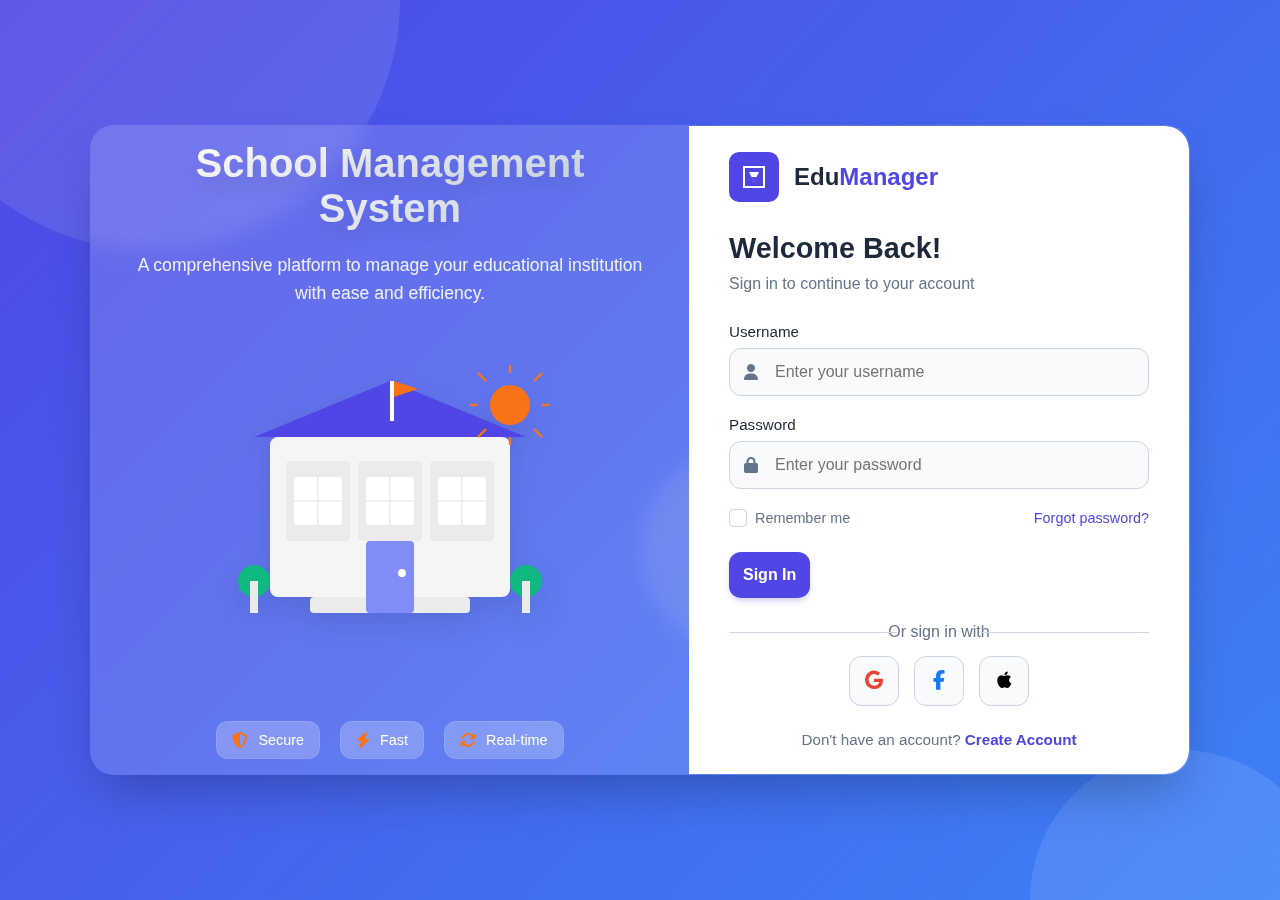
<file: frontend/index.html>
<!DOCTYPE html>
<html lang="en">
<head>
    <meta charset="UTF-8">
    <meta name="viewport" content="width=device-width, initial-scale=1.0">
    <title>School Management System</title>
    <link rel="stylesheet" href="https://cdnjs.cloudflare.com/ajax/libs/font-awesome/6.4.0/css/all.min.css">
    <style>
        /* Base Styles */
        :root {
            --primary: #4f46e5;
            --primary-dark: #4338ca;
            --primary-light: #818cf8;
            --secondary: #10b981;
            --secondary-dark: #059669;
            --accent: #f97316;
            --dark: #1e293b;
            --light: #f8fafc;
            --gray: #64748b;
            --gray-light: #cbd5e1;
            --success: #10b981;
            --error: #ef4444;
            --warning: #f59e0b;
            --info: #3b82f6;
        }

        * {
            margin: 0;
            padding: 0;
            box-sizing: border-box;
            font-family: 'Segoe UI', 'SF Pro Display', -apple-system, BlinkMacSystemFont, sans-serif;
        }

        body {
            min-height: 100vh;
            background: linear-gradient(135deg, #4f46e5 0%, #3b82f6 100%);
            display: flex;
            justify-content: center;
            align-items: center;
            overflow-x: hidden;
            position: relative;
        }

        /* Background Elements */
        .bg-shapes {
            position: absolute;
            top: 0;
            left: 0;
            width: 100%;
            height: 100%;
            overflow: hidden;
            z-index: -1;
        }

        .shape {
            position: absolute;
            border-radius: 50%;
            background: rgba(255, 255, 255, 0.1);
        }

        .shape-1 {
            width: 500px;
            height: 500px;
            top: -250px;
            left: -100px;
        }

        .shape-2 {
            width: 300px;
            height: 300px;
            bottom: -150px;
            right: -50px;
        }

        .shape-3 {
            width: 200px;
            height: 200px;
            bottom: 250px;
            left: 50%;
        }

        /* Main Container */
        .container {
            width: 1100px;
            height: 650px;
            display: flex;
            border-radius: 24px;
            overflow: hidden;
            box-shadow: 0 25px 50px -12px rgba(0, 0, 0, 0.25);
            position: relative;
            background: rgba(255, 255, 255, 0.05);
            backdrop-filter: blur(10px);
            border: 1px solid rgba(255, 255, 255, 0.1);
        }

        /* Left Panel - Illustration */
        .illustration-panel {
            flex: 1;
            background: rgba(255, 255, 255, 0.1);
            display: flex;
            flex-direction: column;
            justify-content: center;
            align-items: center;
            padding: 40px;
            position: relative;
            overflow: hidden;
        }

        .illustration-content {
            position: relative;
            z-index: 2;
            text-align: center;
            color: white;
        }

        .illustration-content h1 {
            font-size: 2.5rem;
            font-weight: 800;
            margin-bottom: 20px;
            background: linear-gradient(to right, #ffffff, #cbd5e1);
            -webkit-background-clip: text;
            -webkit-text-fill-color: transparent;
            text-shadow: 0 10px 20px rgba(0, 0, 0, 0.1);
        }

        .illustration-content p {
            font-size: 1.1rem;
            line-height: 1.6;
            margin-bottom: 30px;
            color: rgba(255, 255, 255, 0.9);
        }

        .illustration-image {
            width: 80%;
            max-width: 400px;
            margin-top: 20px;
            filter: drop-shadow(0 10px 15px rgba(0, 0, 0, 0.1));
            animation: float 6s ease-in-out infinite;
        }

        @keyframes float {
            0% { transform: translateY(0px); }
            50% { transform: translateY(-20px); }
            100% { transform: translateY(0px); }
        }

        .features {
            display: flex;
            justify-content: center;
            margin-top: 40px;
            gap: 20px;
        }

        .feature {
            display: flex;
            align-items: center;
            background: rgba(255, 255, 255, 0.1);
            padding: 10px 15px;
            border-radius: 12px;
            backdrop-filter: blur(5px);
            border: 1px solid rgba(255, 255, 255, 0.1);
        }

        .feature i {
            margin-right: 10px;
            color: var(--accent);
        }

        .feature span {
            font-size: 0.9rem;
            color: white;
        }

        /* Right Panel - Forms */
        .form-panel {
            width: 500px;
            background: white;
            padding: 40px;
            display: flex;
            flex-direction: column;
            position: relative;
            overflow: hidden;
            border-radius: 0 24px 24px 0;
        }

        .form-container {
            flex: 1;
            display: flex;
            flex-direction: column;
            justify-content: center;
            transition: all 0.5s cubic-bezier(0.4, 0, 0.2, 1);
        }

        .logo-container {
            display: flex;
            align-items: center;
            margin-bottom: 30px;
        }

        .logo {
            width: 50px;
            height: 50px;
            margin-right: 15px;
        }

        .logo-text {
            font-size: 1.5rem;
            font-weight: 700;
            color: var(--dark);
        }

        .logo-text span {
            color: var(--primary);
        }

        h2 {
            font-size: 1.8rem;
            font-weight: 700;
            color: var(--dark);
            margin-bottom: 10px;
        }

        .subtitle {
            color: var(--gray);
            margin-bottom: 30px;
            font-size: 1rem;
        }

        .input-group {
            margin-bottom: 20px;
            position: relative;
        }

        .input-group label {
            display: block;
            margin-bottom: 8px;
            font-weight: 500;
            color: var(--dark);
            font-size: 0.95rem;
        }

        .input-wrapper {
            position: relative;
        }

        .input-wrapper i {
            position: absolute;
            left: 15px;
            top: 50%;
            transform: translateY(-50%);
            color: var(--gray);
            transition: color 0.3s;
        }

        .input-field {
            width: 100%;
            padding: 14px 15px 14px 45px;
            border: 1px solid var(--gray-light);
            border-radius: 12px;
            font-size: 1rem;
            transition: all 0.3s;
            background: var(--light);
        }

        .input-field:focus {
            border-color: var(--primary);
            box-shadow: 0 0 0 4px rgba(79, 70, 229, 0.1);
            outline: none;
        }

        .input-field:focus + i {
            color: var(--primary);
        }

        .remember-forgot {
            display: flex;
            justify-content: space-between;
            align-items: center;
            margin-bottom: 25px;
        }

        .remember {
            display: flex;
            align-items: center;
        }

        .remember input[type="checkbox"] {
            appearance: none;
            -webkit-appearance: none;
            width: 18px;
            height: 18px;
            border: 1px solid var(--gray-light);
            border-radius: 4px;
            margin-right: 8px;
            position: relative;
            cursor: pointer;
            transition: all 0.3s;
        }

        .remember input[type="checkbox"]:checked {
            background-color: var(--primary);
            border-color: var(--primary);
        }

        .remember input[type="checkbox"]:checked::after {
            content: '✓';
            position: absolute;
            color: white;
            font-size: 12px;
            top: 50%;
            left: 50%;
            transform: translate(-50%, -50%);
        }

        .remember label {
            color: var(--gray);
            font-size: 0.9rem;
            cursor: pointer;
        }

        .forgot-link {
            color: var(--primary);
            text-decoration: none;
            font-size: 0.9rem;
            font-weight: 500;
            transition: color 0.3s;
        }

        .forgot-link:hover {
            color: var(--primary-dark);
            text-decoration: underline;
        }

        .btn {
            padding: 14px;
            border-radius: 12px;
            font-size: 1rem;
            font-weight: 600;
            cursor: pointer;
            transition: all 0.3s;
            border: none;
            text-align: center;
            display: inline-block;
        }

        .btn-primary {
            background: var(--primary);
            color: white;
            box-shadow: 0 4px 6px -1px rgba(79, 70, 229, 0.2), 0 2px 4px -1px rgba(79, 70, 229, 0.1);
        }

        .btn-primary:hover {
            background: var(--primary-dark);
            transform: translateY(-2px);
            box-shadow: 0 10px 15px -3px rgba(79, 70, 229, 0.3), 0 4px 6px -2px rgba(79, 70, 229, 0.1);
        }

        .btn-primary:active {
            transform: translateY(0);
        }

        .social-login {
            margin-top: 25px;
        }

        .social-text {
            text-align: center;
            color: var(--gray);
            margin-bottom: 15px;
            position: relative;
        }

        .social-text::before,
        .social-text::after {
            content: "";
            position: absolute;
            top: 50%;
            width: 40%;
            height: 1px;
            background-color: var(--gray-light);
        }

        .social-text::before {
            left: 0;
        }

        .social-text::after {
            right: 0;
        }

        .social-buttons {
            display: flex;
            justify-content: center;
            gap: 15px;
        }

        .social-btn {
            width: 50px;
            height: 50px;
            border-radius: 12px;
            display: flex;
            justify-content: center;
            align-items: center;
            background: var(--light);
            border: 1px solid var(--gray-light);
            cursor: pointer;
            transition: all 0.3s;
        }

        .social-btn:hover {
            background: #f1f5f9;
            transform: translateY(-2px);
            box-shadow: 0 4px 6px -1px rgba(0, 0, 0, 0.1), 0 2px 4px -1px rgba(0, 0, 0, 0.06);
        }

        .social-btn i {
            font-size: 1.2rem;
        }

        .social-btn.google i {
            color: #ea4335;
        }

        .social-btn.facebook i {
            color: #1877f2;
        }

        .social-btn.apple i {
            color: #000000;
        }

        .toggle-link {
            text-align: center;
            margin-top: 25px;
            color: var(--gray);
            font-size: 0.95rem;
        }

        .toggle-link a {
            color: var(--primary);
            text-decoration: none;
            font-weight: 600;
            cursor: pointer;
            transition: color 0.3s;
        }

        .toggle-link a:hover {
            color: var(--primary-dark);
            text-decoration: underline;
        }

        /* Form Toggle Animation */
        #loginForm, #signupForm {
            transition: all 0.5s cubic-bezier(0.4, 0, 0.2, 1);
            position: absolute;
            top: 40px;
            left: 40px;
            right: 40px;
            bottom: 40px;
            opacity: 1;
            transform: translateX(0);
            display: flex;
            flex-direction: column;
            justify-content: center;
        }

        #signupForm {
            opacity: 0;
            transform: translateX(50px);
            pointer-events: none;
        }

        #signupForm.active {
            opacity: 1;
            transform: translateX(0);
            pointer-events: all;
        }

        #loginForm.inactive {
            opacity: 0;
            transform: translateX(-50px);
            pointer-events: none;
        }

        /* Terms Checkbox */
        .terms {
            display: flex;
            align-items: flex-start;
            margin-bottom: 25px;
        }

        .terms input[type="checkbox"] {
            appearance: none;
            -webkit-appearance: none;
            width: 18px;
            height: 18px;
            border: 1px solid var(--gray-light);
            border-radius: 4px;
            margin-right: 8px;
            margin-top: 3px;
            position: relative;
            cursor: pointer;
            transition: all 0.3s;
        }

        .terms input[type="checkbox"]:checked {
            background-color: var(--primary);
            border-color: var(--primary);
        }

        .terms input[type="checkbox"]:checked::after {
            content: '✓';
            position: absolute;
            color: white;
            font-size: 12px;
            top: 50%;
            left: 50%;
            transform: translate(-50%, -50%);
        }

        .terms label {
            font-size: 0.9rem;
            line-height: 1.4;
            color: var(--gray);
        }

        .terms a {
            color: var(--primary);
            text-decoration: none;
            font-weight: 500;
        }

        .terms a:hover {
            text-decoration: underline;
        }

        /* Alert Styles */
        .alert-container {
            position: fixed;
            top: 20px;
            right: 20px;
            z-index: 1000;
        }

        .alert {
            padding: 15px 20px;
            margin-bottom: 10px;
            border-radius: 12px;
            box-shadow: 0 10px 15px -3px rgba(0, 0, 0, 0.1), 0 4px 6px -2px rgba(0, 0, 0, 0.05);
            font-weight: 500;
            display: flex;
            align-items: center;
            animation: slideIn 0.3s forwards;
        }

        @keyframes slideIn {
            from {
                transform: translateX(100%);
                opacity: 0;
            }
            to {
                transform: translateX(0);
                opacity: 1;
            }
        }

        .alert i {
            margin-right: 10px;
            font-size: 1.2rem;
        }

        .alert-success {
            background-color: #ecfdf5;
            color: var(--success);
            border-left: 4px solid var(--success);
        }

        .alert-error {
            background-color: #fef2f2;
            color: var(--error);
            border-left: 4px solid var(--error);
        }

        /* Responsive Styles */
        @media (max-width: 1100px) {
            .container {
                width: 90%;
                height: auto;
                flex-direction: column;
            }

            .illustration-panel {
                display: none;
            }

            .form-panel {
                width: 100%;
                border-radius: 24px;
                padding: 30px;
            }

            #loginForm, #signupForm {
                position: relative;
                top: 0;
                left: 0;
                right: 0;
                bottom: 0;
                padding: 20px 0;
            }
        }

        @media (max-width: 500px) {
            .form-panel {
                padding: 20px;
            }

            .social-buttons {
                flex-wrap: wrap;
            }

            .social-btn {
                width: 45px;
                height: 45px;
            }

            h2 {
                font-size: 1.5rem;
            }

            .subtitle {
                font-size: 0.9rem;
            }
        }
    </style>
</head>
<body>
    <!-- Background Shapes -->
    <div class="bg-shapes">
        <div class="shape shape-1"></div>
        <div class="shape shape-2"></div>
        <div class="shape shape-3"></div>
    </div>

    <div class="container">
        <!-- Left Panel - Illustration -->
        <div class="illustration-panel">
            <div class="illustration-content">
                <h1>School Management System</h1>
                <p>A comprehensive platform to manage your educational institution with ease and efficiency.</p>
                
                <!-- SVG Illustration -->
                <svg class="illustration-image" viewBox="0 0 500 400" xmlns="http://www.w3.org/2000/svg">
                    <style>
                        .st0{fill:#FFFFFF;}
                        .st1{fill:#F5F5F5;}
                        .st2{fill:#EBEBEB;}
                        .st3{fill:#4F46E5;}
                        .st4{fill:#818CF8;}
                        .st5{fill:#10B981;}
                        .st6{fill:#F97316;}
                    </style>
                    <g>
                        <!-- Building -->
                        <rect x="100" y="100" width="300" height="200" rx="10" class="st1"/>
                        <rect x="120" y="130" width="80" height="100" rx="5" class="st2"/>
                        <rect x="210" y="130" width="80" height="100" rx="5" class="st2"/>
                        <rect x="300" y="130" width="80" height="100" rx="5" class="st2"/>
                        <rect x="150" y="300" width="200" height="20" rx="5" class="st2"/>
                        
                        <!-- Roof -->
                        <path d="M80,100 L250,30 L420,100 Z" class="st3"/>
                        
                        <!-- Door -->
                        <rect x="220" y="230" width="60" height="90" rx="5" class="st4"/>
                        <circle cx="265" cy="270" r="5" class="st0"/>
                        
                        <!-- Windows -->
                        <rect x="130" y="150" width="60" height="60" rx="5" class="st0"/>
                        <rect x="220" y="150" width="60" height="60" rx="5" class="st0"/>
                        <rect x="310" y="150" width="60" height="60" rx="5" class="st0"/>
                        
                        <!-- Window Details -->
                        <line x1="160" y1="150" x2="160" y2="210" stroke="#EBEBEB" stroke-width="2"/>
                        <line x1="130" y1="180" x2="190" y2="180" stroke="#EBEBEB" stroke-width="2"/>
                        <line x1="250" y1="150" x2="250" y2="210" stroke="#EBEBEB" stroke-width="2"/>
                        <line x1="220" y1="180" x2="280" y2="180" stroke="#EBEBEB" stroke-width="2"/>
                        <line x1="340" y1="150" x2="340" y2="210" stroke="#EBEBEB" stroke-width="2"/>
                        <line x1="310" y1="180" x2="370" y2="180" stroke="#EBEBEB" stroke-width="2"/>
                        
                        <!-- Flag -->
                        <rect x="250" y="30" width="5" height="50" class="st0"/>
                        <path d="M255,30 L285,40 L255,50 Z" class="st6"/>
                        
                        <!-- Trees -->
                        <circle cx="80" cy="280" r="20" class="st5"/>
                        <rect x="75" y="280" width="10" height="40" class="st2"/>
                        <circle cx="420" cy="280" r="20" class="st5"/>
                        <rect x="415" y="280" width="10" height="40" class="st2"/>
                        
                        <!-- Sun -->
                        <circle cx="400" cy="60" r="25" class="st6"/>
                        <line x1="400" y1="20" x2="400" y2="10" stroke="#F97316" stroke-width="3"/>
                        <line x1="400" y1="110" x2="400" y2="100" stroke="#F97316" stroke-width="3"/>
                        <line x1="360" y1="60" x2="350" y2="60" stroke="#F97316" stroke-width="3"/>
                        <line x1="450" y1="60" x2="440" y2="60" stroke="#F97316" stroke-width="3"/>
                        <line x1="370" y1="30" x2="360" y2="20" stroke="#F97316" stroke-width="3"/>
                        <line x1="440" y1="100" x2="430" y2="90" stroke="#F97316" stroke-width="3"/>
                        <line x1="370" y1="90" x2="360" y2="100" stroke="#F97316" stroke-width="3"/>
                        <line x1="440" y1="20" x2="430" y2="30" stroke="#F97316" stroke-width="3"/>
                    </g>
                </svg>
                
                <div class="features">
                    <div class="feature">
                        <i class="fas fa-shield-alt"></i>
                        <span>Secure</span>
                    </div>
                    <div class="feature">
                        <i class="fas fa-bolt"></i>
                        <span>Fast</span>
                    </div>
                    <div class="feature">
                        <i class="fas fa-sync-alt"></i>
                        <span>Real-time</span>
                    </div>
                </div>
            </div>
        </div>

        <!-- Right Panel - Forms -->
        <div class="form-panel">
            <!-- Login Form -->
            <div class="form-container" id="loginForm">
                <div class="logo-container">
                    <svg class="logo" viewBox="0 0 50 50" fill="none" xmlns="http://www.w3.org/2000/svg">
                        <rect width="50" height="50" rx="10" fill="#4f46e5"/>
                        <path d="M15 15H35V35H15V15Z" stroke="white" stroke-width="2"/>
                        <path d="M20 20H30L25 30L20 20Z" fill="white"/>
                        <path d="M22 25H28L25 30L22 25Z" fill="#4f46e5"/>
                    </svg>
                    <div class="logo-text">Edu<span>Manager</span></div>
                </div>
                
                <h2>Welcome Back!</h2>
                <p class="subtitle">Sign in to continue to your account</p>
                
                <form id="loginFormElement">
                    <div class="input-group">
                        <label for="username">Username</label>
                        <div class="input-wrapper">
                            <input type="text" id="username" class="input-field" placeholder="Enter your username" required>
                            <i class="fas fa-user"></i>
                        </div>
                    </div>
                    
                    <div class="input-group">
                        <label for="password">Password</label>
                        <div class="input-wrapper">
                            <input type="password" id="password" class="input-field" placeholder="Enter your password" required>
                            <i class="fas fa-lock"></i>
                        </div>
                    </div>
                    
                    <div class="remember-forgot">
                        <div class="remember">
                            <input type="checkbox" id="remember">
                            <label for="remember">Remember me</label>
                        </div>
                        <a href="#" class="forgot-link">Forgot password?</a>
                    </div>
                    
                    <button type="submit" class="btn btn-primary">Sign In</button>
                </form>
                
                <div class="social-login">
                    <p class="social-text">Or sign in with</p>
                    <div class="social-buttons">
                        <div class="social-btn google">
                            <i class="fab fa-google"></i>
                        </div>
                        <div class="social-btn facebook">
                            <i class="fab fa-facebook-f"></i>
                        </div>
                        <div class="social-btn apple">
                            <i class="fab fa-apple"></i>
                        </div>
                    </div>
                </div>
                
                <div class="toggle-link">
                    <p>Don't have an account? <a id="showSignup">Create Account</a></p>
                </div>
            </div>

            <!-- Signup Form -->
            <div class="form-container" id="signupForm">
                <div class="logo-container">
                    <svg class="logo" viewBox="0 0 50 50" fill="none" xmlns="http://www.w3.org/2000/svg">
                        <rect width="50" height="50" rx="10" fill="#4f46e5"/>
                        <path d="M15 15H35V35H15V15Z" stroke="white" stroke-width="2"/>
                        <path d="M20 20H30L25 30L20 20Z" fill="white"/>
                        <path d="M22 25H28L25 30L22 25Z" fill="#4f46e5"/>
                    </svg>
                    <div class="logo-text">Edu<span>Manager</span></div>
                </div>
                
                <h2>Create Account</h2>
                <p class="subtitle">Join our platform to manage your educational journey</p>
                
                <form id="signupFormElement">
                    <div class="input-group">
                        <label for="fullname">Full Name</label>
                        <div class="input-wrapper">
                            <input type="text" id="fullname" class="input-field" placeholder="Enter your full name" required>
                            <i class="fas fa-user"></i>
                        </div>
                    </div>
                    
                    <div class="input-group">
                        <label for="email">Email</label>
                        <div class="input-wrapper">
                            <input type="email" id="email" class="input-field" placeholder="Enter your email" required>
                            <i class="fas fa-envelope"></i>
                        </div>
                    </div>
                    
                    <div class="input-group">
                        <label for="newUsername">Username</label>
                        <div class="input-wrapper">
                            <input type="text" id="newUsername" class="input-field" placeholder="Choose a username" required>
                            <i class="fas fa-user-circle"></i>
                        </div>
                    </div>
                    
                    <div class="input-group">
                        <label for="newPassword">Password</label>
                        <div class="input-wrapper">
                            <input type="password" id="newPassword" class="input-field" placeholder="Create a password" required>
                            <i class="fas fa-lock"></i>
                        </div>
                    </div>
                    
                    <div class="input-group">
                        <label for="confirmPassword">Confirm Password</label>
                        <div class="input-wrapper">
                            <input type="password" id="confirmPassword" class="input-field" placeholder="Confirm your password" required>
                            <i class="fas fa-lock"></i>
                        </div>
                    </div>
                    
                    <div class="terms">
                        <input type="checkbox" id="terms" required>
                        <label for="terms">I agree to the <a href="#">Terms of Service</a> and <a href="#">Privacy Policy</a></label>
                    </div>
                    
                    <button type="submit" class="btn btn-primary">Create Account</button>
                </form>
                
                <div class="toggle-link">
                    <p>Already have an account? <a id="showLogin">Sign In</a></p>
                </div>
            </div>
        </div>
    </div>

    <script>
        // DOM Elements
        const loginForm = document.getElementById('loginFormElement');
        const signupForm = document.getElementById('signupFormElement');
        const loginFormContainer = document.getElementById('loginForm');
        const signupFormContainer = document.getElementById('signupForm');
        const showSignupBtn = document.getElementById('showSignup');
        const showLoginBtn = document.getElementById('showLogin');

        // Toggle between login and signup forms
        showSignupBtn.addEventListener('click', function() {
            loginFormContainer.classList.add('inactive');
            signupFormContainer.classList.add('active');
        });

        showLoginBtn.addEventListener('click', function() {
            signupFormContainer.classList.remove('active');
            loginFormContainer.classList.remove('inactive');
        });

        // Login Form Handling
        loginForm.addEventListener('submit', function(e) {
            e.preventDefault();
            
            const username = document.getElementById('username').value;
            const password = document.getElementById('password').value;
            const remember = document.getElementById('remember').checked;
            
            // Validate inputs
            if (!username || !password) {
                showAlert('Please fill in all fields', 'error');
                return;
            }
            
            // Here you would typically send a request to your server
            // For demo purposes, we'll just simulate a successful login
            console.log('Login attempt:', { username, password, remember });
            
            // Simulate successful login
            showAlert('Login successful! Redirecting...', 'success');
            
            // Redirect to dashboard after a short delay
            setTimeout(() => {
                window.location.href = 'dashboard.html';
            }, 1500);
        });

        // Signup Form Handling
        signupForm.addEventListener('submit', function(e) {
            e.preventDefault();
            
            const fullname = document.getElementById('fullname').value;
            const email = document.getElementById('email').value;
            const username = document.getElementById('newUsername').value;
            const password = document.getElementById('newPassword').value;
            const confirmPassword = document.getElementById('confirmPassword').value;
            const terms = document.getElementById('terms').checked;
            
            // Validate inputs
            if (!fullname || !email || !username || !password || !confirmPassword) {
                showAlert('Please fill in all fields', 'error');
                return;
            }
            
            if (password !== confirmPassword) {
                showAlert('Passwords do not match', 'error');
                return;
            }
            
            if (!terms) {
                showAlert('Please agree to the Terms of Service', 'error');
                return;
            }
            
            // Validate email format
            if (!isValidEmail(email)) {
                showAlert('Please enter a valid email address', 'error');
                return;
            }
            
            // Here you would typically send a request to your server
            // For demo purposes, we'll just simulate a successful signup
            console.log('Signup attempt:', { fullname, email, username, password, terms });
            
            // Simulate successful signup
            showAlert('Account created successfully!', 'success');
            
            // Switch to login form after successful signup
            setTimeout(() => {
                signupFormContainer.classList.remove('active');
                loginFormContainer.classList.remove('inactive');
                // Clear the signup form
                signupForm.reset();
            }, 1500);
        });

        // Helper Functions
        function showAlert(message, type) {
            // Check if alert container exists, if not create it
            let alertContainer = document.querySelector('.alert-container');
            
            if (!alertContainer) {
                alertContainer = document.createElement('div');
                alertContainer.className = 'alert-container';
                document.body.appendChild(alertContainer);
            }
            
            // Create alert element
            const alert = document.createElement('div');
            alert.className = `alert alert-${type}`;
            
            // Add icon based on alert type
            let icon = '';
            if (type === 'success') {
                icon = '<i class="fas fa-check-circle"></i>';
            } else if (type === 'error') {
                icon = '<i class="fas fa-exclamation-circle"></i>';
            }
            
            alert.innerHTML = `${icon}${message}`;
            
            // Add alert to container
            alertContainer.appendChild(alert);
            
            // Remove alert after 3 seconds
            setTimeout(() => {
                alert.style.opacity = '0';
                alert.style.transform = 'translateX(100%)';
                alert.style.transition = 'opacity 0.5s, transform 0.5s';
                
                setTimeout(() => {
                    alertContainer.removeChild(alert);
                    
                    // Remove container if no alerts left
                    if (alertContainer.children.length === 0) {
                        document.body.removeChild(alertContainer);
                    }
                }, 500);
            }, 3000);
        }

        function isValidEmail(email) {
            const emailRegex = /^[^\s@]+@[^\s@]+\.[^\s@]+$/;
            return emailRegex.test(email);
        }

        // Create floating background shapes animation
        document.querySelectorAll('.shape').forEach(shape => {
            // Random animation duration between 15-30s
            const duration = Math.random() * 15 + 15;
            // Random animation delay
            const delay = Math.random() * 5;
            
            shape.style.animation = `float ${duration}s ease-in-out ${delay}s infinite`;
        });
    </script>
</body>
</html>
</file>
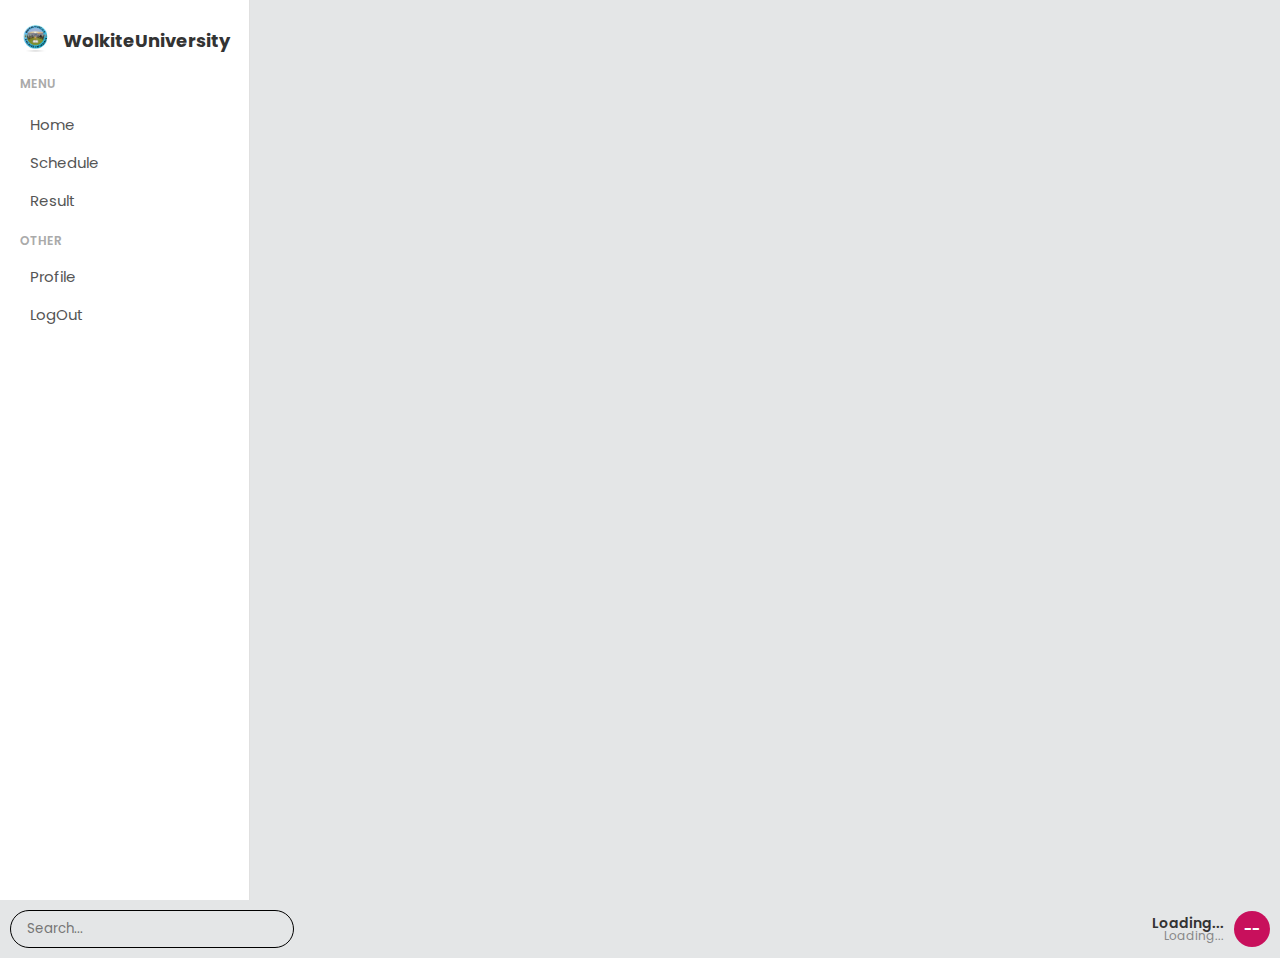
<file: frontend/pages/admin/admin.html>
<!DOCTYPE html>
<html lang="en">
<head>
    <meta charset="UTF-8">
    <meta name="viewport" content="width=device-width, initial-scale=1.0">

    <!-- Compiled and minified CSS: Bootstrap -->
    <link href="https://cdn.jsdelivr.net/npm/bootstrap@5.3.5/dist/css/bootstrap.min.css" rel="stylesheet" integrity="sha384-SgOJa3DmI69IUzQ2PVdRZhwQ+dy64/BUtbMJw1MZ8t5HZApcHrRKUc4W0kG879m7" crossorigin="anonymous">
    <link href="../../components/sidebar/admin_sidebar/admin_sidebar.css" rel="stylesheet" >
    <link rel="stylesheet" href="/frontend/components/header/header.css">
    <link rel="stylesheet" href="../../assets/css/main.css">
    <link rel="preconnect" href="https://fonts.googleapis.com">
    <link rel="preconnect" href="https://fonts.gstatic.com" crossorigin>
    <link href="https://fonts.googleapis.com/css2?family=Poppins:ital,wght@0,100;0,200;0,300;0,400;0,500;0,600;0,700;0,800;0,900;1,100;1,200;1,300;1,400;1,500;1,600;1,700;1,800;1,900&display=swap" rel="stylesheet">
    <title>Admin</title>
</head>
<body>
    <div class="d-flex">
        <div id="sidebar"></div>
        <script>
        fetch('/frontend/components/sidebar/admin_sidebar/admin_sidebar.html')
            .then(res => res.text())
            .then(html => document.getElementById('sidebar').innerHTML = html);
        </script>

        <div id="header" class="flex-grow-1"></div>
        <script>
            fetch('/frontend/components/header/header.html')
            .then(res => res.text())
            .then(html => {
                document.getElementById("header").innerHTML = html;
            })
        </script>
    </div>


    <!-- Compiled and minified JavaScript: Bootstrap -->
    <script src="https://cdn.jsdelivr.net/npm/bootstrap@5.3.5/dist/js/bootstrap.bundle.min.js" integrity="sha384-k6d4wzSIapyDyv1kpU366/PK5hCdSbCRGRCMv+eplOQJWyd1fbcAu9OCUj5zNLiq" crossorigin="anonymous"></script>
    <script src="/frontend/assets/js/user.js" defer> </script>
</body>
</html>
</file>
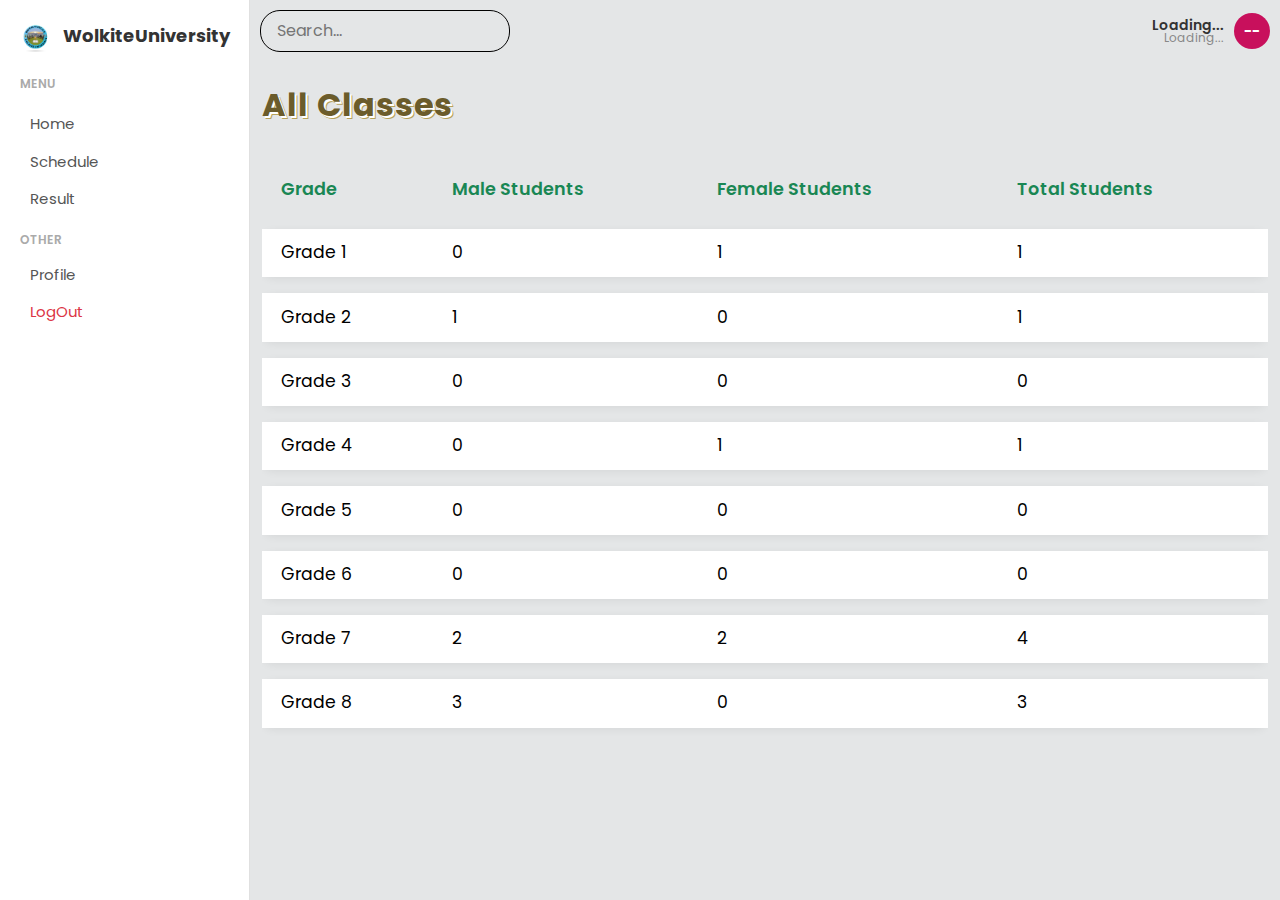
<file: frontend/pages/admin/classes.html>
<!DOCTYPE html>
<html lang="en">
<head>
    <meta charset="UTF-8">
    <meta name="viewport" content="width=device-width, initial-scale=1.0">
    <title>All Classes</title>
    <link href="https://cdn.jsdelivr.net/npm/bootstrap@5.3.5/dist/css/bootstrap.min.css" rel="stylesheet">
    <link rel="stylesheet" href="../../components/sidebar/admin_sidebar/admin_sidebar.css">
    <link rel="stylesheet" href="/frontend/components/header/header.css">
    <link rel="stylesheet" href="../../assets/css/main.css">
    <link rel="stylesheet" href="../../style/admin_classes.css">
    <link href="https://fonts.googleapis.com/css2?family=Poppins:wght@400;600&display=swap" rel="stylesheet">
</head>
<body style="background: #f9f9ea; font-family: 'Poppins', sans-serif;">
<div class="d-flex">
    <!-- Sidebar -->
    <div id="sidebar"></div>
    <script>
        fetch('/frontend/components/sidebar/admin_sidebar/admin_sidebar.html')
            .then(res => res.text())
            .then(html => {
                document.getElementById('sidebar').innerHTML = html;
                // Highlight class
                const classLink = document.querySelector('#sidebar .sidebar-link.class');
                if (classLink) classLink.classList.add('active');
            });
    </script>

    <div class="flex-grow-1">
        <!-- Header -->
        <div id="header"></div>
        <script>
            fetch('/frontend/components/header/header.html')
                .then(res => res.text())
                .then(html => {
                    document.getElementById("header").innerHTML = html;
                })
        </script>

        <!-- Main Content -->
        <div class="container py-4">
            <h2 class="mb-4 fw-bold class-title-outlined">All Classes</h2>
            <div class="table-responsive">
                <table class="table class-table mb-0">
                    <thead>
                        <tr>
                            <th class="text-success">Grade</th>
                            <th class="text-success">Male Students</th>
                            <th class="text-success">Female Students</th>
                            <th class="text-success">Total Students</th>
                        </tr>
                    </thead>
                    <tbody>
                        <tr class="class-row">
                            <td>Grade 1</td><td>0</td><td>1</td><td>1</td>
                        </tr>
                        <tr class="class-row">
                            <td>Grade 2</td><td>1</td><td>0</td><td>1</td>
                        </tr>
                        <tr class="class-row">
                            <td>Grade 3</td><td>0</td><td>0</td><td>0</td>
                        </tr>
                        <tr class="class-row">
                            <td>Grade 4</td><td>0</td><td>1</td><td>1</td>
                        </tr>
                        <tr class="class-row">
                            <td>Grade 5</td><td>0</td><td>0</td><td>0</td>
                        </tr>
                        <tr class="class-row">
                            <td>Grade 6</td><td>0</td><td>0</td><td>0</td>
                        </tr>
                        <tr class="class-row">
                            <td>Grade 7</td><td>2</td><td>2</td><td>4</td>
                        </tr>
                        <tr class="class-row">
                            <td>Grade 8</td><td>3</td><td>0</td><td>3</td>
                        </tr>
                    </tbody>
                </table>
            </div>
        </div>
    </div>
</div>
</body>
</html>
</file>
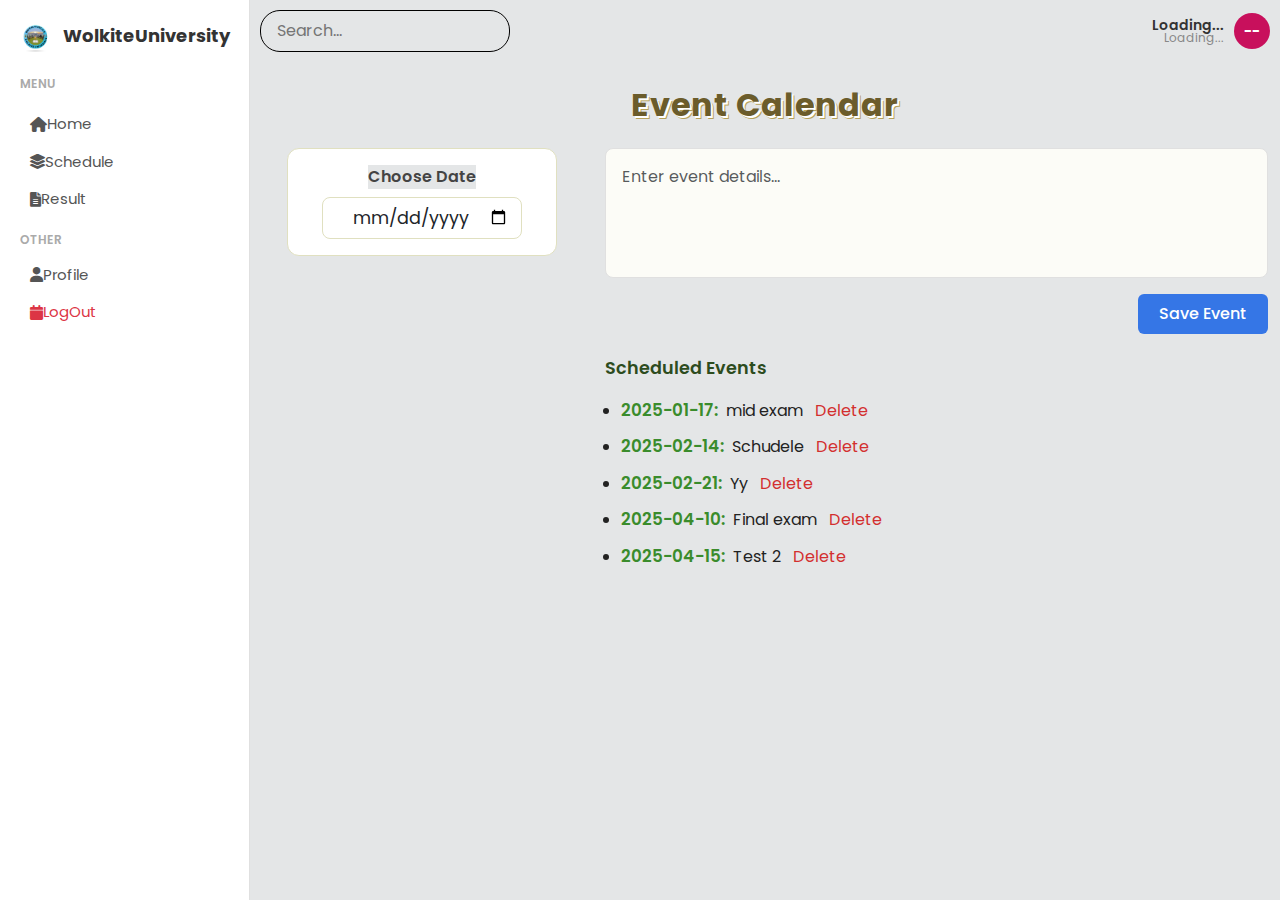
<file: frontend/pages/admin/events.html>
<!DOCTYPE html>
<html lang="en">
<head>
    <meta charset="UTF-8">
    <meta name="viewport" content="width=device-width, initial-scale=1.0">
    <title>Admin Events</title>
    <link href="https://cdn.jsdelivr.net/npm/bootstrap@5.3.5/dist/css/bootstrap.min.css" rel="stylesheet">
    <link rel="stylesheet" href="../../components/sidebar/admin_sidebar/admin_sidebar.css">
    <link rel="stylesheet" href="/frontend/components/header/header.css">
    <link rel="stylesheet" href="../../assets/css/main.css">
    <link rel="stylesheet" href="../../style/admin_events.css">
    <link href="https://fonts.googleapis.com/css2?family=Poppins:wght@400;600&display=swap" rel="stylesheet">
    <link rel="stylesheet" href="https://cdnjs.cloudflare.com/ajax/libs/font-awesome/6.0.0/css/all.min.css">
</head>
<body style="background: #f9f9ea; font-family: 'Poppins', sans-serif;">
<div class="d-flex">
    <!-- Sidebar -->
    <div id="sidebar"></div>
    <script>
        fetch('/frontend/components/sidebar/admin_sidebar/admin_sidebar.html')
            .then(res => res.text())
            .then(html => {
                document.getElementById('sidebar').innerHTML = html;
                // Highlight events
                const eventsLink = document.querySelector('#sidebar .sidebar-link.events');
                if (eventsLink) eventsLink.classList.add('active');
            });
    </script>

    <div class="flex-grow-1">
        <!-- Header -->
        <div id="header"></div>
        <script>
            fetch('/frontend/components/header/header.html')
                .then(res => res.text())
                .then(html => {
                    document.getElementById("header").innerHTML = html;
                })
        </script>

        <!-- Main Content -->
        <div class="container py-4">
            <h2 class="text-center mb-4 fw-bold event-title-outlined">Event Calendar</h2>
            <div class="row justify-content-start align-items-start">
                <!-- Calendar Section -->
                <div class="col-md-4 d-flex flex-column align-items-center">
                    <div class="calendar-container p-3 mb-3" style="width: 270px;">
                        <label for="event-date" class="form-label fw-semibold mb-2" style="color:#444;">Choose Date</label>
                        <input type="date" id="event-date" class="form-control real-calendar" style="width: 100%; min-width: 0; max-width: 200px; margin: 0 auto; text-align: center;" />
                    </div>
                </div>
                <!-- Event Input and List Section -->
                <div class="col-md-8">
                    <div class="event-input-container mb-4">
                        <textarea class="form-control event-textarea mb-3" rows="4" placeholder="Enter event details..."></textarea>
                        <div class="text-end">
                            <button class="btn btn-primary save-event-btn">Save Event</button>
                        </div>
                    </div>
                    <!-- Scheduled Events List -->
                    <div class="scheduled-events mt-2">
                        <h5 class="mb-3 fw-semibold" style="color:#2d4c1e;">Scheduled Events</h5>
                        <ul class="event-list ps-3 mb-0">
                            <li class="event-item mb-2">
                                <span class="event-date">2025-01-17:</span> <span class="event-name">mid exam</span> <a href="#" class="delete-event ms-2">Delete</a>
                            </li>
                            <li class="event-item mb-2">
                                <span class="event-date">2025-02-14:</span> <span class="event-name">Schudele</span> <a href="#" class="delete-event ms-2">Delete</a>
                            </li>
                            <li class="event-item mb-2">
                                <span class="event-date">2025-02-21:</span> <span class="event-name">Yy</span> <a href="#" class="delete-event ms-2">Delete</a>
                            </li>
                            <li class="event-item mb-2">
                                <span class="event-date">2025-04-10:</span> <span class="event-name">Final exam</span> <a href="#" class="delete-event ms-2">Delete</a>
                            </li>
                            <li class="event-item mb-2">
                                <span class="event-date">2025-04-15:</span> <span class="event-name">Test 2</span> <a href="#" class="delete-event ms-2">Delete</a>
                            </li>
                        </ul>
                    </div>
                </div>
            </div>
        </div>
    </div>
</div>

<!-- Bootstrap JS -->
<script src="https://cdn.jsdelivr.net/npm/bootstrap@5.3.5/dist/js/bootstrap.bundle.min.js"></script>
</body>
</html>
</file>
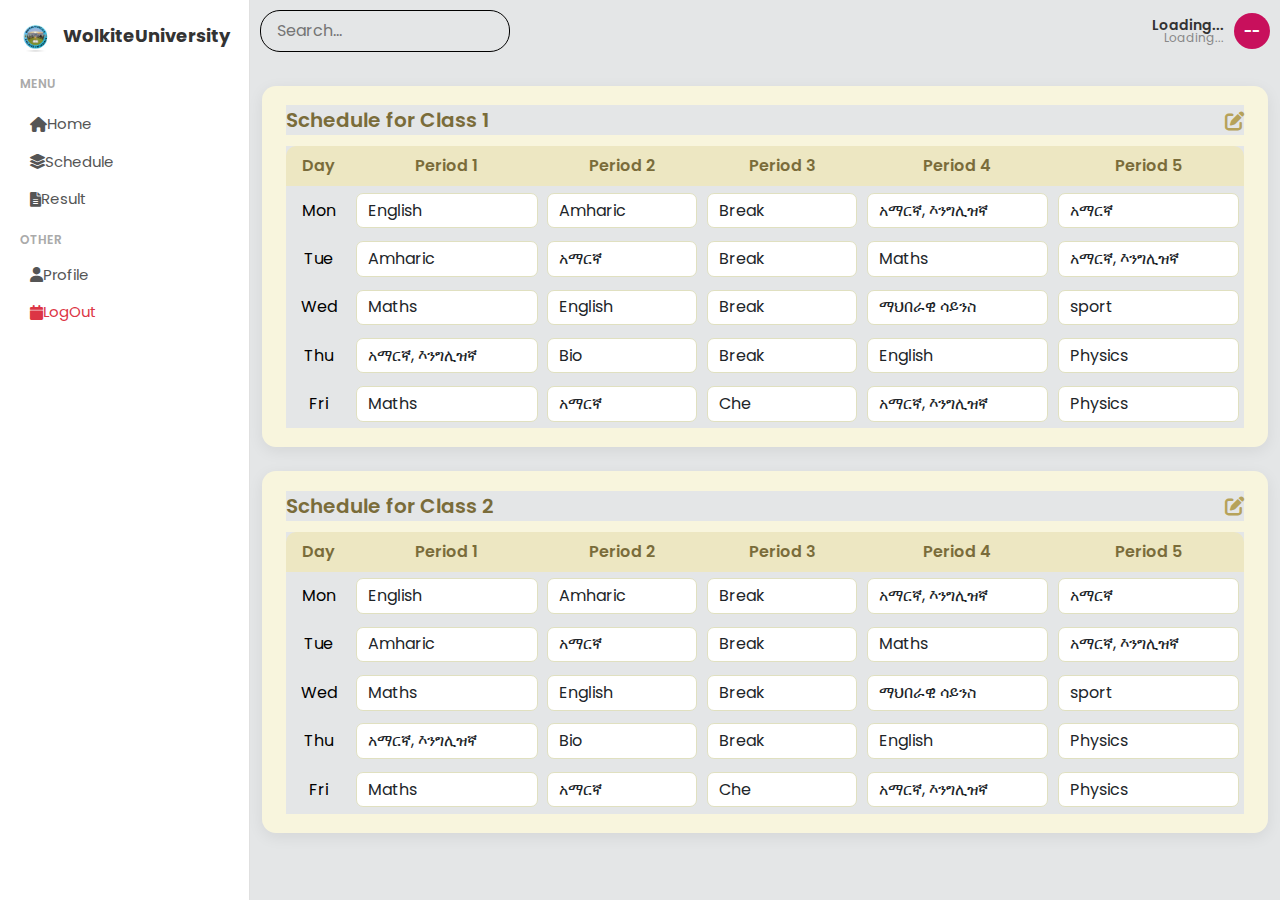
<file: frontend/pages/admin/schedule.html>
<!DOCTYPE html>
<html lang="en">
<head>
    <meta charset="UTF-8">
    <meta name="viewport" content="width=device-width, initial-scale=1.0">
    <title>Admin Schedule</title>
    <link href="https://cdn.jsdelivr.net/npm/bootstrap@5.3.5/dist/css/bootstrap.min.css" rel="stylesheet">
    <link rel="stylesheet" href="../../components/sidebar/admin_sidebar/admin_sidebar.css">
    <link rel="stylesheet" href="/frontend/components/header/header.css">
    <link rel="stylesheet" href="../../assets/css/main.css">
    <link rel="stylesheet" href="../../style/admin_schedule.css">
    <link href="https://fonts.googleapis.com/css2?family=Poppins:wght@400;600&display=swap" rel="stylesheet">
    <link rel="stylesheet" href="https://cdnjs.cloudflare.com/ajax/libs/font-awesome/6.0.0/css/all.min.css">
</head>
<body style="background: #f6fafd; font-family: 'Poppins', sans-serif;">
<div class="d-flex">
    <!-- Sidebar -->
    <div id="sidebar"></div>
    <script>
        fetch('/frontend/components/sidebar/admin_sidebar/admin_sidebar.html')
            .then(res => res.text())
            .then(html => {
                document.getElementById('sidebar').innerHTML = html;
                // Highlight schedule
                const scheduleLink = document.querySelector('#sidebar .sidebar-link.schedule');
                if (scheduleLink) scheduleLink.classList.add('active');
            });
    </script>

    <div class="flex-grow-1">
        <!-- Header -->
        <div id="header"></div>
        <script>
            fetch('/frontend/components/header/header.html')
                .then(res => res.text())
                .then(html => {
                    document.getElementById("header").innerHTML = html;
                })
        </script>

        <!-- Main Content -->
        <div class="container py-4">
            <!-- Schedule Card for Class 1 -->
            <div class="schedule-card mb-4 position-relative">
                <div class="schedule-card-header d-flex align-items-center justify-content-between">
                    <span class="fw-semibold fs-5">Schedule for Class 1</span>
                    <i class="fa-solid fa-pen-to-square edit-icon"></i>
                </div>
                <div class="table-responsive">
                    <table class="table schedule-table mb-0">
                        <thead>
                        <tr>
                            <th>Day</th>
                            <th>Period 1</th>
                            <th>Period 2</th>
                            <th>Period 3</th>
                            <th>Period 4</th>
                            <th>Period 5</th>
                        </tr>
                        </thead>
                        <tbody>
                        <tr>
                            <td>Mon</td>
                            <td><select class="form-select"><option>English</option><option>Amharic</option><option>Maths</option><option>Bio</option><option>Physics</option><option>Che</option><option>Break</option></select></td>
                            <td><select class="form-select"><option>Amharic</option><option>English</option><option>Maths</option><option>Bio</option><option>Physics</option><option>Che</option><option>Break</option></select></td>
                            <td><select class="form-select"><option>Break</option><option>English</option><option>Amharic</option><option>Maths</option><option>Bio</option><option>Physics</option><option>Che</option></select></td>
                            <td><select class="form-select"><option>አማርኛ, እንግሊዝኛ</option><option>English</option><option>Amharic</option><option>Maths</option><option>Bio</option><option>Physics</option><option>Che</option><option>Break</option></select></td>
                            <td><select class="form-select"><option>አማርኛ</option><option>English</option><option>Amharic</option><option>Maths</option><option>Bio</option><option>Physics</option><option>Che</option><option>Break</option></select></td>
                        </tr>
                        <tr>
                            <td>Tue</td>
                            <td><select class="form-select"><option>Amharic</option><option>English</option><option>Maths</option><option>Bio</option><option>Physics</option><option>Che</option><option>Break</option></select></td>
                            <td><select class="form-select"><option>አማርኛ</option><option>English</option><option>Maths</option><option>Bio</option><option>Physics</option><option>Che</option><option>Break</option></select></td>
                            <td><select class="form-select"><option>Break</option><option>English</option><option>Amharic</option><option>Maths</option><option>Bio</option><option>Physics</option><option>Che</option></select></td>
                            <td><select class="form-select"><option>Maths</option><option>English</option><option>Amharic</option><option>Bio</option><option>Physics</option><option>Che</option><option>Break</option></select></td>
                            <td><select class="form-select"><option>አማርኛ, እንግሊዝኛ</option><option>English</option><option>Amharic</option><option>Maths</option><option>Bio</option><option>Physics</option><option>Che</option><option>Break</option></select></td>
                        </tr>
                        <tr>
                            <td>Wed</td>
                            <td><select class="form-select"><option>Maths</option><option>English</option><option>Amharic</option><option>Bio</option><option>Physics</option><option>Che</option><option>Break</option></select></td>
                            <td><select class="form-select"><option>English</option><option>Maths</option><option>Amharic</option><option>Bio</option><option>Physics</option><option>Che</option><option>Break</option></select></td>
                            <td><select class="form-select"><option>Break</option><option>English</option><option>Amharic</option><option>Maths</option><option>Bio</option><option>Physics</option><option>Che</option></select></td>
                            <td><select class="form-select"><option>ማህበራዊ ሳይንስ</option><option>English</option><option>Amharic</option><option>Maths</option><option>Bio</option><option>Physics</option><option>Che</option><option>Break</option></select></td>
                            <td><select class="form-select"><option>sport</option><option>English</option><option>Amharic</option><option>Maths</option><option>Bio</option><option>Physics</option><option>Che</option><option>Break</option></select></td>
                        </tr>
                        <tr>
                            <td>Thu</td>
                            <td><select class="form-select"><option>አማርኛ, እንግሊዝኛ</option><option>English</option><option>Amharic</option><option>Maths</option><option>Bio</option><option>Physics</option><option>Che</option><option>Break</option></select></td>
                            <td><select class="form-select"><option>Bio</option><option>English</option><option>Amharic</option><option>Maths</option><option>Physics</option><option>Che</option><option>Break</option></select></td>
                            <td><select class="form-select"><option>Break</option><option>English</option><option>Amharic</option><option>Maths</option><option>Bio</option><option>Physics</option><option>Che</option></select></td>
                            <td><select class="form-select"><option>English</option><option>Amharic</option><option>Maths</option><option>Bio</option><option>Physics</option><option>Che</option><option>Break</option></select></td>
                            <td><select class="form-select"><option>Physics</option><option>English</option><option>Amharic</option><option>Maths</option><option>Bio</option><option>Che</option><option>Break</option></select></td>
                        </tr>
                        <tr>
                            <td>Fri</td>
                            <td><select class="form-select"><option>Maths</option><option>English</option><option>Amharic</option><option>Bio</option><option>Physics</option><option>Che</option><option>Break</option></select></td>
                            <td><select class="form-select"><option>አማርኛ</option><option>English</option><option>Maths</option><option>Bio</option><option>Physics</option><option>Che</option><option>Break</option></select></td>
                            <td><select class="form-select"><option>Che</option><option>English</option><option>Amharic</option><option>Maths</option><option>Bio</option><option>Physics</option><option>Break</option></select></td>
                            <td><select class="form-select"><option>አማርኛ, እንግሊዝኛ</option><option>English</option><option>Amharic</option><option>Maths</option><option>Bio</option><option>Physics</option><option>Che</option><option>Break</option></select></td>
                            <td><select class="form-select"><option>Physics</option><option>English</option><option>Amharic</option><option>Maths</option><option>Bio</option><option>Che</option><option>Break</option></select></td>
                        </tr>
                        </tbody>
                    </table>
                </div>
            </div>
            <!-- Schedule Card for Class 2 (copy for demo) -->
            <div class="schedule-card mb-4 position-relative">
                <div class="schedule-card-header d-flex align-items-center justify-content-between">
                    <span class="fw-semibold fs-5">Schedule for Class 2</span>
                    <i class="fa-solid fa-pen-to-square edit-icon"></i>
                </div>
                <div class="table-responsive">
                    <table class="table schedule-table mb-0">
                        <thead>
                        <tr>
                            <th>Day</th>
                            <th>Period 1</th>
                            <th>Period 2</th>
                            <th>Period 3</th>
                            <th>Period 4</th>
                            <th>Period 5</th>
                        </tr>
                        </thead>
                        <tbody>
                        <tr>
                            <td>Mon</td>
                            <td><select class="form-select"><option>English</option><option>Amharic</option><option>Maths</option><option>Bio</option><option>Physics</option><option>Che</option><option>Break</option></select></td>
                            <td><select class="form-select"><option>Amharic</option><option>English</option><option>Maths</option><option>Bio</option><option>Physics</option><option>Che</option><option>Break</option></select></td>
                            <td><select class="form-select"><option>Break</option><option>English</option><option>Amharic</option><option>Maths</option><option>Bio</option><option>Physics</option><option>Che</option></select></td>
                            <td><select class="form-select"><option>አማርኛ, እንግሊዝኛ</option><option>English</option><option>Amharic</option><option>Maths</option><option>Bio</option><option>Physics</option><option>Che</option><option>Break</option></select></td>
                            <td><select class="form-select"><option>አማርኛ</option><option>English</option><option>Amharic</option><option>Maths</option><option>Bio</option><option>Physics</option><option>Che</option><option>Break</option></select></td>
                        </tr>
                        <tr>
                            <td>Tue</td>
                            <td><select class="form-select"><option>Amharic</option><option>English</option><option>Maths</option><option>Bio</option><option>Physics</option><option>Che</option><option>Break</option></select></td>
                            <td><select class="form-select"><option>አማርኛ</option><option>English</option><option>Maths</option><option>Bio</option><option>Physics</option><option>Che</option><option>Break</option></select></td>
                            <td><select class="form-select"><option>Break</option><option>English</option><option>Amharic</option><option>Maths</option><option>Bio</option><option>Physics</option><option>Che</option></select></td>
                            <td><select class="form-select"><option>Maths</option><option>English</option><option>Amharic</option><option>Bio</option><option>Physics</option><option>Che</option><option>Break</option></select></td>
                            <td><select class="form-select"><option>አማርኛ, እንግሊዝኛ</option><option>English</option><option>Amharic</option><option>Maths</option><option>Bio</option><option>Physics</option><option>Che</option><option>Break</option></select></td>
                        </tr>
                        <tr>
                            <td>Wed</td>
                            <td><select class="form-select"><option>Maths</option><option>English</option><option>Amharic</option><option>Bio</option><option>Physics</option><option>Che</option><option>Break</option></select></td>
                            <td><select class="form-select"><option>English</option><option>Maths</option><option>Amharic</option><option>Bio</option><option>Physics</option><option>Che</option><option>Break</option></select></td>
                            <td><select class="form-select"><option>Break</option><option>English</option><option>Amharic</option><option>Maths</option><option>Bio</option><option>Physics</option><option>Che</option></select></td>
                            <td><select class="form-select"><option>ማህበራዊ ሳይንስ</option><option>English</option><option>Amharic</option><option>Maths</option><option>Bio</option><option>Physics</option><option>Che</option><option>Break</option></select></td>
                            <td><select class="form-select"><option>sport</option><option>English</option><option>Amharic</option><option>Maths</option><option>Bio</option><option>Physics</option><option>Che</option><option>Break</option></select></td>
                        </tr>
                        <tr>
                            <td>Thu</td>
                            <td><select class="form-select"><option>አማርኛ, እንግሊዝኛ</option><option>English</option><option>Amharic</option><option>Maths</option><option>Bio</option><option>Physics</option><option>Che</option><option>Break</option></select></td>
                            <td><select class="form-select"><option>Bio</option><option>English</option><option>Amharic</option><option>Maths</option><option>Physics</option><option>Che</option><option>Break</option></select></td>
                            <td><select class="form-select"><option>Break</option><option>English</option><option>Amharic</option><option>Maths</option><option>Bio</option><option>Physics</option><option>Che</option></select></td>
                            <td><select class="form-select"><option>English</option><option>Amharic</option><option>Maths</option><option>Bio</option><option>Physics</option><option>Che</option><option>Break</option></select></td>
                            <td><select class="form-select"><option>Physics</option><option>English</option><option>Amharic</option><option>Maths</option><option>Bio</option><option>Che</option><option>Break</option></select></td>
                        </tr>
                        <tr>
                            <td>Fri</td>
                            <td><select class="form-select"><option>Maths</option><option>English</option><option>Amharic</option><option>Bio</option><option>Physics</option><option>Che</option><option>Break</option></select></td>
                            <td><select class="form-select"><option>አማርኛ</option><option>English</option><option>Maths</option><option>Bio</option><option>Physics</option><option>Che</option><option>Break</option></select></td>
                            <td><select class="form-select"><option>Che</option><option>English</option><option>Amharic</option><option>Maths</option><option>Bio</option><option>Physics</option><option>Break</option></select></td>
                            <td><select class="form-select"><option>አማርኛ, እንግሊዝኛ</option><option>English</option><option>Amharic</option><option>Maths</option><option>Bio</option><option>Physics</option><option>Che</option><option>Break</option></select></td>
                            <td><select class="form-select"><option>Physics</option><option>English</option><option>Amharic</option><option>Maths</option><option>Bio</option><option>Che</option><option>Break</option></select></td>
                        </tr>
                        </tbody>
                    </table>
                </div>
            </div>
        </div>
    </div>
</div>
<!-- Bootstrap JS -->
<script src="https://cdn.jsdelivr.net/npm/bootstrap@5.3.5/dist/js/bootstrap.bundle.min.js"></script>
</body>
</html>
</file>
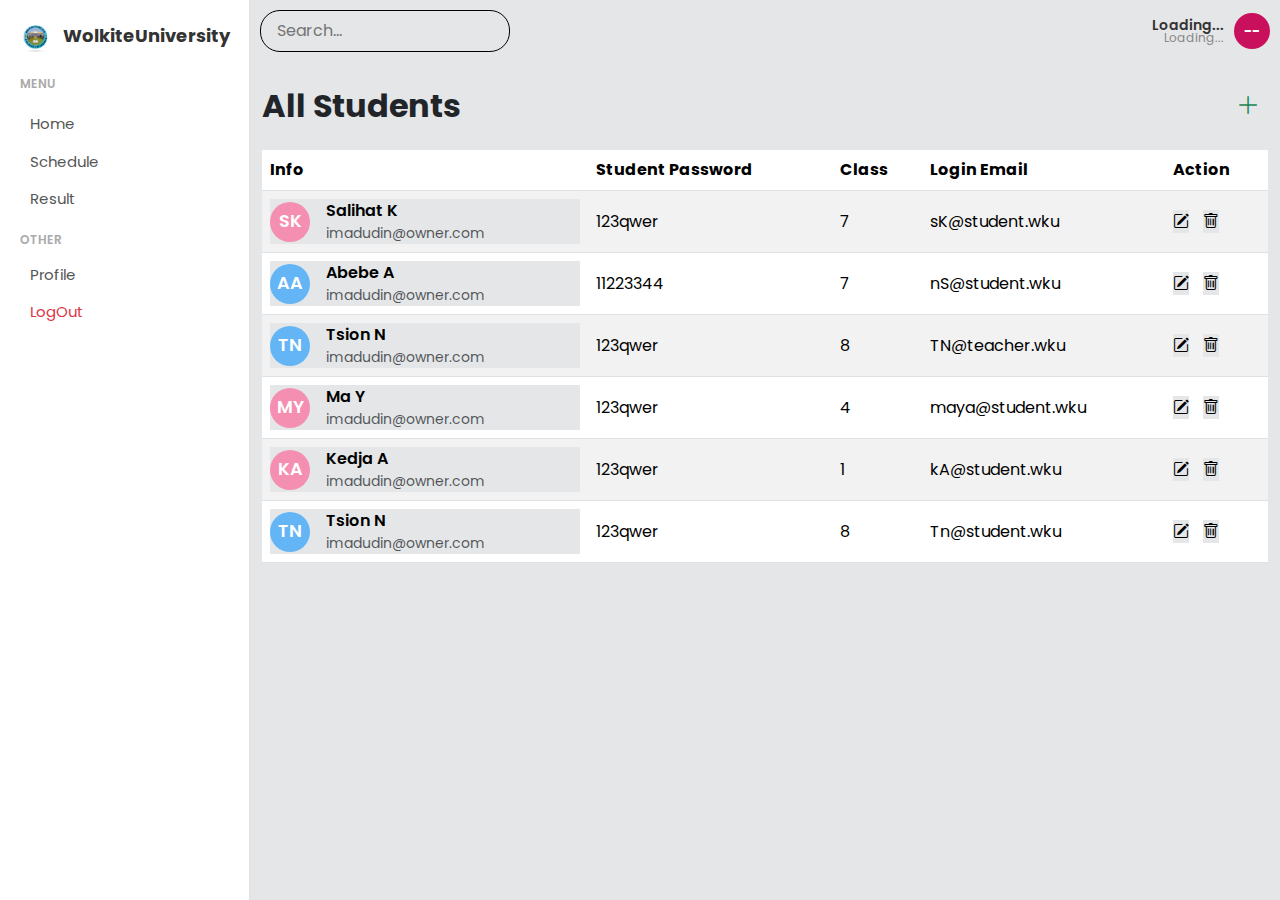
<file: frontend/pages/admin/students.html>
<!DOCTYPE html>
<html lang="en">
<head>
    <meta charset="UTF-8">
    <meta name="viewport" content="width=device-width, initial-scale=1.0">
    <title>All Students</title>
    <link href="https://cdn.jsdelivr.net/npm/bootstrap@5.3.5/dist/css/bootstrap.min.css" rel="stylesheet">
    <link rel="stylesheet" href="../../components/sidebar/admin_sidebar/admin_sidebar.css">
    <link rel="stylesheet" href="/frontend/components/header/header.css">
    <link rel="stylesheet" href="../../assets/css/main.css">
    <link rel="stylesheet" href="../../style/admin_classes.css">
    <style>
        .student-table th, .student-table td { vertical-align: middle; }
        .student-avatar {
            width: 40px; height: 40px; border-radius: 50%; display: inline-flex;
            align-items: center; justify-content: center; font-weight: 600; color: #fff; font-size: 1.1rem;
        }
        .avatar-pink { background: #f48fb1; }
        .avatar-blue { background: #64b5f6; }
        .action-icons i { cursor: pointer; margin-right: 10px; }
        .table-striped > tbody > tr:nth-of-type(odd) { background-color: #f6f8fa; }
        .modal-custom {
            position: absolute;
            top: 0; left: 0; width: 100%; height: 100%;
            z-index: 1050;
        }
        .modal-backdrop-custom {
            position: absolute;
            top: 0; left: 0; width: 100%; height: 100%;
            background: rgba(128,128,128,0.25); /* semi-transparent gray */
            border-radius: 10px;
        }
        .modal-dialog-custom {
            position: absolute;
            top: 50%; left: 50%; transform: translate(-50%, -50%);
            width: 350px; max-width: 95vw;
            min-width: 300px;
        }
        .modal-content-custom {
            background: #fff;
            border-radius: 12px;
            box-shadow: 0 2px 24px rgba(0,0,0,0.12);
            padding: 1.5rem 1.5rem 1.2rem 1.5rem;
            min-width: 280px;
        }
        .btn-close-custom {
            font-size: 1.5rem;
            line-height: 1;
            color: #d32f2f;
            cursor: pointer;
            background: #f6f6f6;
            border-radius: 50%;
            width: 32px; height: 32px;
            display: flex; align-items: center; justify-content: center;
            border: none;
        }
        .form-control.no-border, .form-select.no-border {
            border: none;
            box-shadow: none;
            border-radius: 8px;
        }
        .form-control.no-border:focus, .form-select.no-border:focus {
            border: none;
            box-shadow: 0 0 0 2px #22c55e33;
        }
        .modal-content-custom input::placeholder {
            color: #bdbdbd;
            font-weight: 400;
        }
        .modal-content-custom label.form-label {
            color: #222;
            font-size: 1rem;
        }
        @media (max-width: 600px) {
            .modal-dialog-custom { width: 98vw; padding: 0 2vw; }
        }
    </style>
    <link href="https://fonts.googleapis.com/css2?family=Poppins:wght@400;600&display=swap" rel="stylesheet">
    <link rel="stylesheet" href="https://cdn.jsdelivr.net/npm/bootstrap-icons@1.10.5/font/bootstrap-icons.css">
</head>
<body style="background: #f9f9ea; font-family: 'Poppins', sans-serif;">
<div class="d-flex">
    <!-- Sidebar -->
    <div id="sidebar"></div>
    <script>
        fetch('/frontend/components/sidebar/admin_sidebar/admin_sidebar.html')
            .then(res => res.text())
            .then(html => {
                document.getElementById('sidebar').innerHTML = html;
                // Highlight students
                const studentLink = document.querySelector('#sidebar .sidebar-link.students');
                if (studentLink) studentLink.classList.add('active');
            });
    </script>

    <div class="flex-grow-1">
        <!-- Header -->
        <div id="header"></div>
        <script>
            fetch('/frontend/components/header/header.html')
                .then(res => res.text())
                .then(html => {
                    document.getElementById("header").innerHTML = html;
                })
        </script>

        <!-- Main Content -->
        <div class="container py-4 position-relative" id="mainContentContainer">
            <div class="d-flex justify-content-between align-items-center mb-4">
                <h2 class="fw-bold mb-0">All Students</h2>
                <button id="addStudentBtn" class="btn p-0 border-0 bg-transparent d-flex align-items-center justify-content-center" style="width: 40px; height: 40px;">
                    <i class="bi bi-plus-lg" style="font-size: 1.5rem; color: #198754;"></i>
                </button>
            </div>
            <div class="table-responsive">
                <table class="table student-table table-striped mb-0">
                    <thead>
                        <tr>
                            <th>Info</th>
                            <th>Student Password</th>
                            <th>Class</th>
                            <th>Login Email</th>
                            <th>Action</th>
                        </tr>
                    </thead>
                    <tbody>
                        <tr>
                            <td>
                                <div class="d-flex align-items-center">
                                    <span class="student-avatar avatar-pink me-3">SK</span>
                                    <div>
                                        <div class="fw-semibold">Salihat K</div>
                                        <div class="text-muted small">imadudin@owner.com</div>
                                    </div>
                                </div>
                            </td>
                            <td>123qwer</td>
                            <td>7</td>
                            <td>sK@student.wku</td>
                            <td class="action-icons">
                                <i class="bi bi-pencil-square"></i>
                                <i class="bi bi-trash"></i>
                            </td>
                        </tr>
                        <tr>
                            <td>
                                <div class="d-flex align-items-center">
                                    <span class="student-avatar avatar-blue me-3">AA</span>
                                    <div>
                                        <div class="fw-semibold">Abebe A</div>
                                        <div class="text-muted small">imadudin@owner.com</div>
                                    </div>
                                </div>
                            </td>
                            <td>11223344</td>
                            <td>7</td>
                            <td>nS@student.wku</td>
                            <td class="action-icons">
                                <i class="bi bi-pencil-square"></i>
                                <i class="bi bi-trash"></i>
                            </td>
                        </tr>
                        <tr>
                            <td>
                                <div class="d-flex align-items-center">
                                    <span class="student-avatar avatar-blue me-3">TN</span>
                                    <div>
                                        <div class="fw-semibold">Tsion N</div>
                                        <div class="text-muted small">imadudin@owner.com</div>
                                    </div>
                                </div>
                            </td>
                            <td>123qwer</td>
                            <td>8</td>
                            <td>TN@teacher.wku</td>
                            <td class="action-icons">
                                <i class="bi bi-pencil-square"></i>
                                <i class="bi bi-trash"></i>
                            </td>
                        </tr>
                        <tr>
                            <td>
                                <div class="d-flex align-items-center">
                                    <span class="student-avatar avatar-pink me-3">MY</span>
                                    <div>
                                        <div class="fw-semibold">Ma Y</div>
                                        <div class="text-muted small">imadudin@owner.com</div>
                                    </div>
                                </div>
                            </td>
                            <td>123qwer</td>
                            <td>4</td>
                            <td>maya@student.wku</td>
                            <td class="action-icons">
                                <i class="bi bi-pencil-square"></i>
                                <i class="bi bi-trash"></i>
                            </td>
                        </tr>
                        <tr>
                            <td>
                                <div class="d-flex align-items-center">
                                    <span class="student-avatar avatar-pink me-3">KA</span>
                                    <div>
                                        <div class="fw-semibold">Kedja A</div>
                                        <div class="text-muted small">imadudin@owner.com</div>
                                    </div>
                                </div>
                            </td>
                            <td>123qwer</td>
                            <td>1</td>
                            <td>kA@student.wku</td>
                            <td class="action-icons">
                                <i class="bi bi-pencil-square"></i>
                                <i class="bi bi-trash"></i>
                            </td>
                        </tr>
                        <tr>
                            <td>
                                <div class="d-flex align-items-center">
                                    <span class="student-avatar avatar-blue me-3">TN</span>
                                    <div>
                                        <div class="fw-semibold">Tsion N</div>
                                        <div class="text-muted small">imadudin@owner.com</div>
                                    </div>
                                </div>
                            </td>
                            <td>123qwer</td>
                            <td>8</td>
                            <td>Tn@student.wku</td>
                            <td class="action-icons">
                                <i class="bi bi-pencil-square"></i>
                                <i class="bi bi-trash"></i>
                            </td>
                        </tr>
                    </tbody>
                </table>
            </div>
            <!-- Add Student Modal (now only covers main content) -->
            <div id="addStudentModal" class="modal-custom" style="display:none;">
                <div class="modal-backdrop-custom"></div>
                <div class="modal-dialog-custom">
                    <div class="modal-content-custom">
                        <div class="d-flex justify-content-between align-items-center mb-3">
                            <h5 class="fw-bold mb-0">Add student</h5>
                            <button id="closeModalBtn" class="btn-close-custom" aria-label="Close">&times;</button>
                        </div>
                        <form>
                            <div class="row mb-3 gx-2">
                                <div class="col">
                                    <input type="text" class="form-control no-border" placeholder="First name" style="background:#f6f6f6;">
                                </div>
                                <div class="col">
                                    <input type="text" class="form-control no-border" placeholder="last name" style="background:#f6f6f6;">
                                </div>
                            </div>
                            <div class="mb-3">
                                <input type="email" class="form-control no-border" placeholder="Email" style="background:#f6f6f6;">
                            </div>
                            <div class="mb-3">
                                <input type="password" class="form-control no-border" placeholder="password" style="background:#f6f6f6;">
                            </div>
                            <div class="row mb-4 gx-2 align-items-center">
                                <div class="col-auto">
                                    <label class="form-label mb-0" style="font-weight:400;">Class</label>
                                    <input type="text" class="form-control no-border d-inline-block" style="width:60px;background:#f6f6f6;">
                                </div>
                                <div class="col"></div>
                                <div class="col-auto">
                                    <label class="form-label mb-0" style="font-weight:400;">Male</label>
                                    <select class="form-select no-border d-inline-block" style="width:80px;background:#f6f6f6;">
                                        <option>Male</option>
                                        <option>Female</option>
                                    </select>
                                </div>
                            </div>
                            <button type="submit" class="btn w-50 d-block mx-auto" style="background:#22c55e;color:#fff;font-weight:600;font-size:1.1rem;border-radius:20px;">Submit</button>
                        </form>
                    </div>
                </div>
            </div>
        </div>
    </div>
</div>
    <script>
        const addStudentBtn = document.getElementById('addStudentBtn');
        const addStudentModal = document.getElementById('addStudentModal');
        const closeModalBtn = document.getElementById('closeModalBtn');
        const modalBackdrop = addStudentModal.querySelector('.modal-backdrop-custom');
        const modalDialog = addStudentModal.querySelector('.modal-dialog-custom');
        const mainContent = document.getElementById('mainContentContainer');

        addStudentBtn.addEventListener('click', function() {
            addStudentModal.style.display = 'block';
        });
        closeModalBtn.addEventListener('click', function() {
            addStudentModal.style.display = 'none';
        });
        modalBackdrop.addEventListener('click', function(e) {
            addStudentModal.style.display = 'none';
        });
        // Prevent click inside modal from closing
        modalDialog.addEventListener('click', function(e) {
            e.stopPropagation();
        });
    </script>
</body>
</html>
</file>
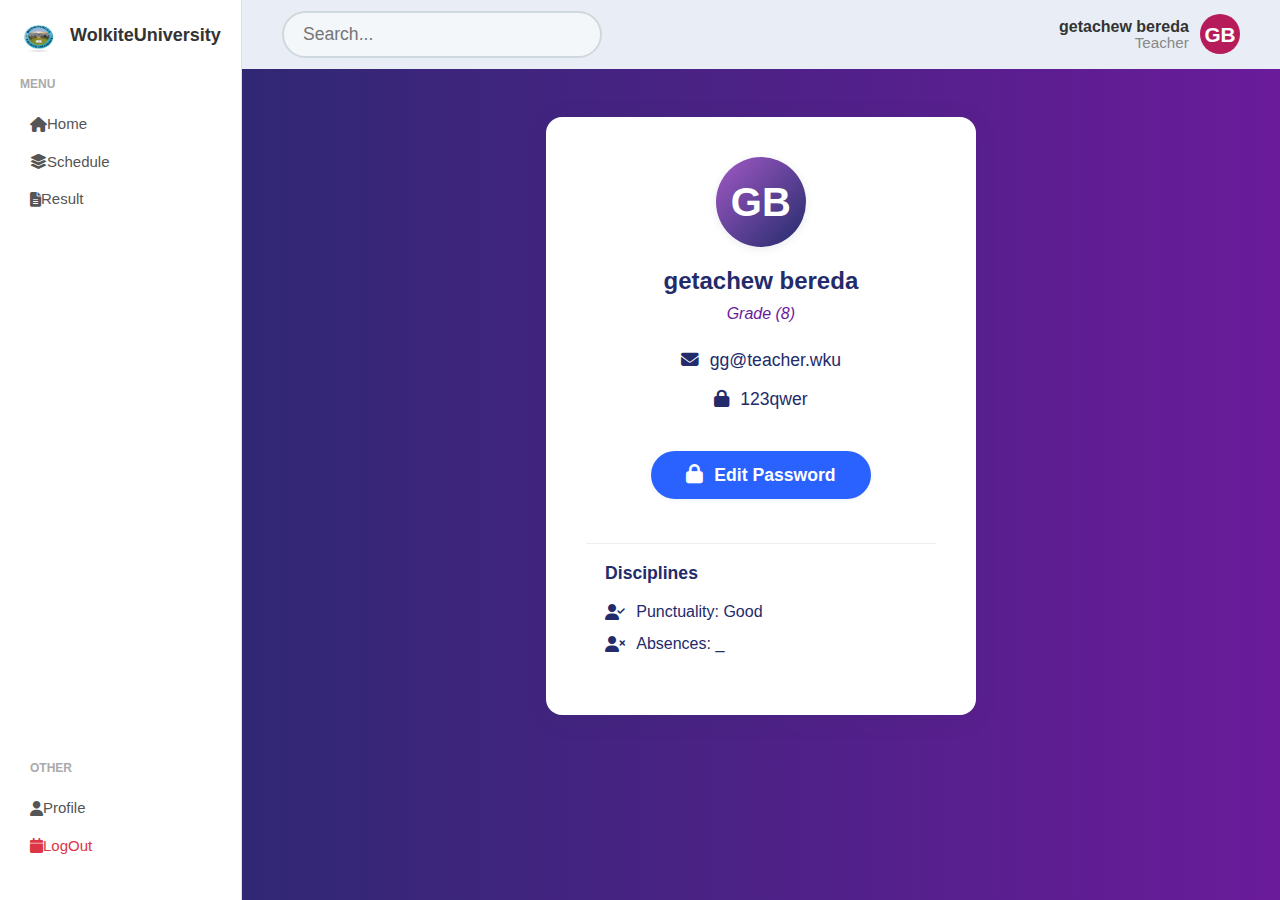
<file: frontend/pages/teacher/home.html>
<!DOCTYPE html>
<html lang="en">
<head>
    <meta charset="UTF-8">
    <meta name="viewport" content="width=device-width, initial-scale=1.0">
    <link href="https://cdn.jsdelivr.net/npm/bootstrap@5.3.5/dist/css/bootstrap.min.css" rel="stylesheet">
    <link rel="stylesheet" href="/frontend/components/header/header.css">
    <link rel="stylesheet" href="../../components/sidebar/admin_sidebar/admin_sidebar.css">
    <title>Teacher Home</title>
    <style>
        body {
            min-height: 100vh;
            background: linear-gradient(90deg, #232b6b 0%, #6a1b9a 100%);
            font-family: 'Poppins', sans-serif;
        }
        .d-flex.full-height {
            min-height: 100vh;
        }
        .sidebar {
            display: flex;
            flex-direction: column;
            justify-content: flex-start;
            height: 100vh;
        }
        .sidebar .sidebar-nav.bottom {
            margin-top: auto;
            margin-bottom: 0.5rem;
        }
        .main-content {
            flex-grow: 1;
            min-height: 100vh;
            background: transparent;
            display: flex;
            flex-direction: column;
            align-items: center;
            width: 100%;
        }
        .admin-header {
            width: 100%;
            background: #e9eef6;
            display: flex;
            align-items: center;
            justify-content: space-between;
            padding: 0.7rem 2.5rem;
            border-bottom: none;
            box-shadow: none;
            position: sticky;
            top: 0;
            z-index: 10;
        }
        .admin-header .search-box {
            flex: 1 1 0;
            display: flex;
            justify-content: flex-start;
        }
        .admin-header .search-box input {
            width: 320px;
            border-radius: 24px;
            border: 2px solid #cfd8dc;
            background: #f4f7fa;
            padding: 0.5rem 1.2rem;
            font-size: 1.1rem;
            outline: none;
        }
        .admin-header .user-info {
            display: flex;
            align-items: center;
            gap: 0.7rem;
        }
        .admin-header .user-info .text {
            text-align: right;
        }
        .admin-header .user-info .name {
            font-weight: 600;
            font-size: 1rem;
            margin-bottom: 0;
        }
        .admin-header .user-info .role {
            font-size: 0.95rem;
            color: #888;
        }
        .admin-header .user-info .avatar {
            width: 40px;
            height: 40px;
            border-radius: 50%;
            background: #b71c5a;
            color: #fff;
            display: flex;
            align-items: center;
            justify-content: center;
            font-size: 1.3rem;
            font-weight: 600;
        }
        .main-content-inner {
            width: 100%;
            max-width: 430px;
            margin: 3rem auto 0 auto;
            display: flex;
            flex-direction: column;
            align-items: center;
        }
        .profile-card {
            background: #fff;
            border-radius: 16px;
            box-shadow: 0 4px 24px rgba(44, 62, 80, 0.10);
            padding: 2.5rem 2.5rem 2rem 2.5rem;
            width: 100%;
            display: flex;
            flex-direction: column;
            align-items: center;
        }
        .profile-avatar {
            width: 90px;
            height: 90px;
            border-radius: 50%;
            background: linear-gradient(135deg, #a259c6 0%, #232b6b 100%);
            color: #fff;
            display: flex;
            align-items: center;
            justify-content: center;
            font-size: 2.5rem;
            font-weight: 600;
            margin-bottom: 1rem;
            box-shadow: 0 2px 8px rgba(44,62,80,0.10);
        }
        .profile-name {
            font-size: 1.5rem;
            font-weight: 700;
            text-align: center;
            margin-bottom: 0.2rem;
            color: #232b6b;
        }
        .profile-grade {
            font-size: 1rem;
            color: #6a1b9a;
            text-align: center;
            margin-bottom: 1rem;
            font-style: italic;
            font-weight: 400;
        }
        .profile-info {
            text-align: center;
            margin-bottom: 1.2rem;
            width: 100%;
        }
        .profile-info-row {
            display: flex;
            align-items: center;
            justify-content: center;
            background: transparent;
            border-radius: 6px;
            padding: 0.3rem 1rem;
            margin-bottom: 0.2rem;
            font-size: 1.1rem;
            color: #232b6b;
            font-weight: 500;
        }
        .profile-info-row .fa {
            margin-right: 0.7rem;
        }
        .edit-btn {
            display: flex;
            align-items: center;
            justify-content: center;
            margin: 0.7rem auto 1.5rem auto;
            background: #2962ff;
            color: #fff;
            border: none;
            border-radius: 999px;
            padding: 0.7rem 2.2rem;
            font-weight: 600;
            font-size: 1.1rem;
            transition: background 0.2s;
            box-shadow: 0 1px 4px rgba(44,62,80,0.08);
            gap: 0.7rem;
        }
        .edit-btn i {
            font-size: 1.2rem;
        }
        .edit-btn:hover {
            background: #0039cb;
        }
        .disciplines {
            margin-top: 1.2rem;
            width: 100%;
            background: #fff;
            border-radius: 0 0 16px 16px;
            padding: 1.2rem 1.2rem 1.2rem 1.2rem;
            border-top: 1px solid #eee;
        }
        .disciplines h5 {
            font-weight: 600;
            margin-bottom: 1rem;
            color: #232b6b;
            font-size: 1.1rem;
        }
        .discipline-item {
            display: flex;
            align-items: center;
            margin-bottom: 0.5rem;
            font-size: 1rem;
            color: #232b6b;
            font-weight: 400;
        }
        .discipline-item .fa {
            margin-right: 0.7rem;
        }
        @media (max-width: 900px) {
            .main-content-inner {
                max-width: 99vw;
                padding: 0 0.5rem;
            }
            .profile-card {
                padding: 1.2rem;
            }
        }
    </style>
    <link rel="stylesheet" href="https://cdnjs.cloudflare.com/ajax/libs/font-awesome/6.4.0/css/all.min.css">
</head>
<body>
    <div class="d-flex full-height">
        <!-- Sidebar with bottom section -->
        <aside class="sidebar">
            <div style="flex:1;display:flex;flex-direction:column;">
                <div class="sidebar-header">
                    <img src="/frontend/assets/images/Wolkite.jpg" alt="Logo" class="logo">
                    <h1 class="brand">WolkiteUniversity</h1>
                </div>
                <p class="menu-label">MENU</p>
                <nav class="sidebar-nav top">
                    <ul>
                        <li><a href="home.html" class="sidebar-link home active"><i class="fa fa-home"></i> Home</a></li>
                        <li><a href="schedule.html" class="sidebar-link schedule"><i class="fa fa-layer-group"></i> Schedule</a></li>
                        <li><a href="result.html" class="sidebar-link results"><i class="fa fa-file-alt"></i> Result</a></li>
                    </ul>
                </nav>
            </div>
            <nav class="sidebar-nav bottom" style="margin-top:auto;">
                <p class="menu-label">OTHER</p>
                <ul>
                    <li><a href="#"><i class="fa fa-user"></i> Profile</a></li>
                    <li><a href="#" class="text-danger"><i class="fa fa-calendar"></i> LogOut</a></li>
                </ul>
            </nav>
        </aside>
        <div class="main-content">
            <!-- Admin-style header -->
            <div class="admin-header">
                <div class="search-box">
                    <input type="text" placeholder="Search...">
                </div>
                <div class="user-info">
                    <div class="text">
                        <p class="name" id="user-name">Loading...</p>
                        <p class="role" id="user-role">Loading...</p>
                    </div>
                    <div class="avatar" id="user-avatar">--</div>
                </div>
            </div>
            <div class="main-content-inner">
                <div class="profile-card">
                    <div class="profile-avatar" id="profile-avatar">GB</div>
                    <div class="profile-name" id="profile-name">getachew bereda</div>
                    <div class="profile-grade">Grade (8)</div>
                    <div class="profile-info">
                        <div class="profile-info-row"><i class="fa fa-envelope"></i> gg@teacher.wku</div>
                        <div class="profile-info-row"><i class="fa fa-lock"></i> 123qwer</div>
                    </div>
                    <button class="edit-btn"><i class="fa fa-lock"></i> Edit Password</button>
                    <div class="disciplines">
                        <h5>Disciplines</h5>
                        <div class="discipline-item"><i class="fa fa-user-check"></i> Punctuality: Good</div>
                        <div class="discipline-item"><i class="fa fa-user-times"></i> Absences: _</div>
                    </div>
                </div>
            </div>
        </div>
    </div>
    <script>
        // Set profile initials dynamically
        const name = "getachew bereda";
        const initials = name.split(' ').map(n => n[0]).join('').toUpperCase();
        document.getElementById('profile-avatar').textContent = initials;

        // Set header user info
        document.getElementById("user-name").textContent = name;
        document.getElementById("user-role").textContent = "Teacher";
        document.getElementById("user-avatar").textContent = initials;
    </script>
    <script src="https://cdn.jsdelivr.net/npm/bootstrap@5.3.5/dist/js/bootstrap.bundle.min.js"></script>
</body>
</html>
</file>
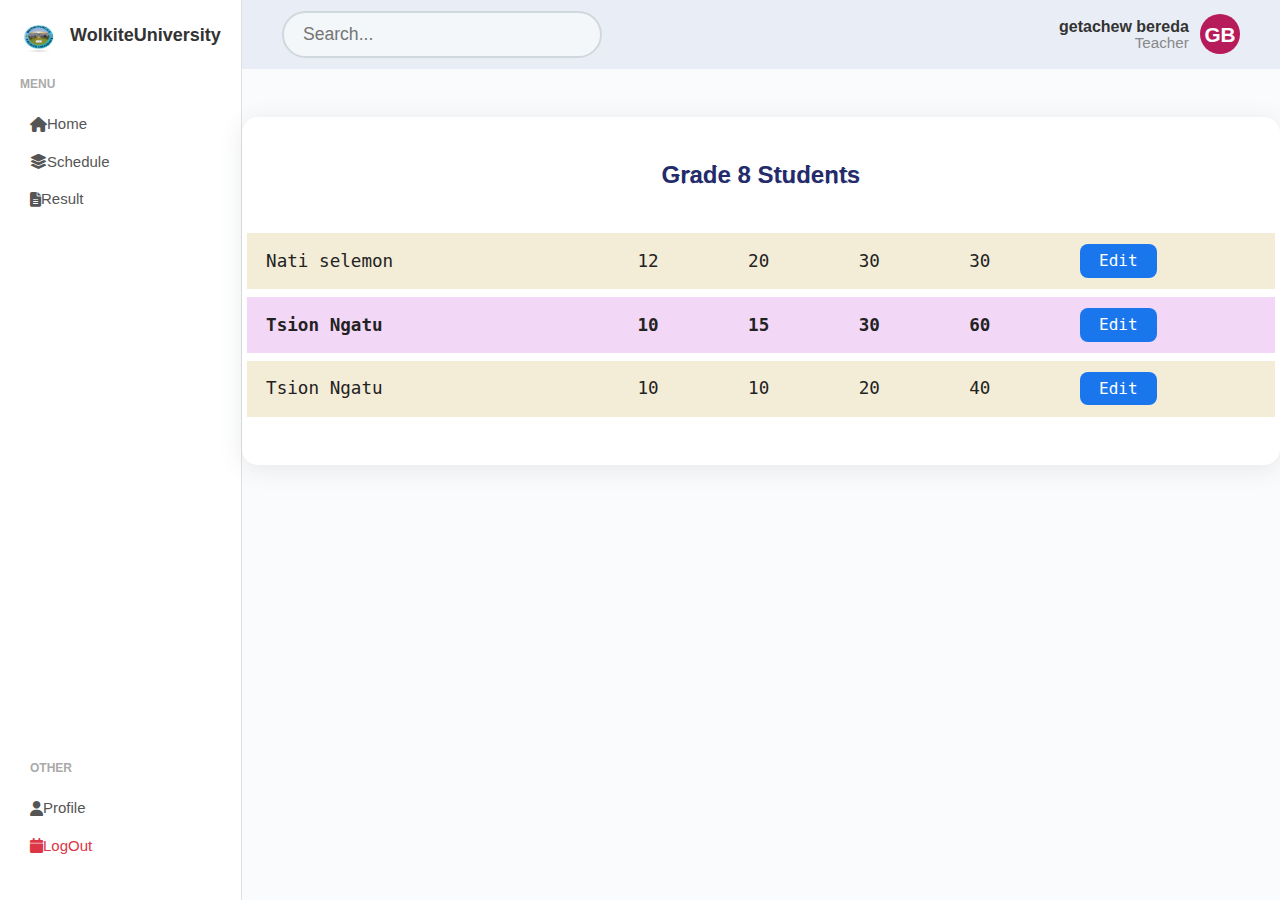
<file: frontend/pages/teacher/result.html>
<!DOCTYPE html>
<html lang="en">
<head>
    <meta charset="UTF-8">
    <meta name="viewport" content="width=device-width, initial-scale=1.0">
    <link href="https://cdn.jsdelivr.net/npm/bootstrap@5.3.5/dist/css/bootstrap.min.css" rel="stylesheet">
    <link rel="stylesheet" href="/frontend/components/header/header.css">
    <link rel="stylesheet" href="../../components/sidebar/admin_sidebar/admin_sidebar.css">
    <title>Teacher Result</title>
    <style>
        body {
            min-height: 100vh;
            background: #fafbfc;
            font-family: 'Poppins', sans-serif;
        }
        .d-flex.full-height {
            min-height: 100vh;
        }
        .sidebar {
            display: flex;
            flex-direction: column;
            justify-content: flex-start;
            height: 100vh;
        }
        .sidebar .sidebar-nav.bottom {
            margin-top: auto;
            margin-bottom: 0.5rem;
        }
        .main-content {
            flex-grow: 1;
            min-height: 100vh;
            background: transparent;
            display: flex;
            flex-direction: column;
            align-items: center;
            width: 100%;
        }
        .admin-header {
            width: 100%;
            background: #e9eef6;
            display: flex;
            align-items: center;
            justify-content: space-between;
            padding: 0.7rem 2.5rem;
            border-bottom: none;
            box-shadow: none;
            position: sticky;
            top: 0;
            z-index: 10;
        }
        .admin-header .search-box {
            flex: 1 1 0;
            display: flex;
            justify-content: flex-start;
        }
        .admin-header .search-box input {
            width: 320px;
            border-radius: 24px;
            border: 2px solid #cfd8dc;
            background: #f4f7fa;
            padding: 0.5rem 1.2rem;
            font-size: 1.1rem;
            outline: none;
        }
        .admin-header .user-info {
            display: flex;
            align-items: center;
            gap: 0.7rem;
        }
        .admin-header .user-info .text {
            text-align: right;
        }
        .admin-header .user-info .name {
            font-weight: 600;
            font-size: 1rem;
            margin-bottom: 0;
        }
        .admin-header .user-info .role {
            font-size: 0.95rem;
            color: #888;
        }
        .admin-header .user-info .avatar {
            width: 40px;
            height: 40px;
            border-radius: 50%;
            background: #b71c5a;
            color: #fff;
            display: flex;
            align-items: center;
            justify-content: center;
            font-size: 1.3rem;
            font-weight: 600;
        }
        .main-content-inner {
            width: 100%;
            max-width: 1300px;
            margin: 3rem auto 0 auto;
            display: flex;
            flex-direction: column;
            align-items: center;
        }
        .result-container {
            background: #fff;
            border-radius: 16px;
            box-shadow: 0 4px 24px rgba(44, 62, 80, 0.10);
            width: 100%;
            padding: 2.5rem 0 2.5rem 0;
            display: flex;
            flex-direction: column;
            align-items: center;
        }
        .result-title {
            text-align: center;
            font-size: 1.5rem;
            font-weight: 700;
            margin-bottom: 2rem;
            color: #232b6b;
            text-shadow: 2px 2px 0 #fff, 1px 1px 0 #232b6b;
            margin-top: 0;
        }
        .result-table-wrapper {
            width: 99%;
            margin: 0 auto;
        }
        .result-table {
            width: 100%;
            border-collapse: separate;
            border-spacing: 0 0.5rem;
        }
        .result-row {
            background: #f3ecd7;
            border-radius: 8px;
            font-size: 1.1rem;
            color: #222;
            font-family: 'Poppins', monospace;
        }
        .result-row.selected {
            background: #f3d7f7;
            font-weight: 600;
        }
        .result-row td {
            padding: 0.7rem 1.2rem;
            vertical-align: middle;
        }
        .result-row .edit-btn {
            background: #1976ed;
            color: #fff;
            border: none;
            border-radius: 8px;
            padding: 0.3rem 1.2rem;
            font-weight: 500;
            font-size: 1rem;
            transition: background 0.2s;
        }
        .result-row .edit-btn:hover {
            background: #0d47a1;
        }
        @media (max-width: 900px) {
            .main-content-inner {
                max-width: 99vw;
                padding: 0 0.5rem;
            }
            .result-container {
                padding: 1.2rem 0 1.2rem 0;
            }
            .result-title {
                font-size: 1.1rem;
            }
            .result-row td {
                padding: 0.4rem 0.5rem;
                font-size: 0.95rem;
            }
        }
    </style>
    <link rel="stylesheet" href="https://cdnjs.cloudflare.com/ajax/libs/font-awesome/6.4.0/css/all.min.css">
</head>
<body>
    <div class="d-flex full-height">
        <!-- Sidebar with bottom section -->
        <aside class="sidebar">
            <div style="flex:1;display:flex;flex-direction:column;">
                <div class="sidebar-header">
                    <img src="/frontend/assets/images/Wolkite.jpg" alt="Logo" class="logo">
                    <h1 class="brand">WolkiteUniversity</h1>
                </div>
                <p class="menu-label">MENU</p>
                <nav class="sidebar-nav top">
                    <ul>
                        <li><a href="home.html" class="sidebar-link home"><i class="fa fa-home"></i> Home</a></li>
                        <li><a href="schedule.html" class="sidebar-link schedule"><i class="fa fa-layer-group"></i> Schedule</a></li>
                        <li><a href="result.html" class="sidebar-link results active"><i class="fa fa-file-alt"></i> Result</a></li>
                    </ul>
                </nav>
            </div>
            <nav class="sidebar-nav bottom" style="margin-top:auto;">
                <p class="menu-label">OTHER</p>
                <ul>
                    <li><a href="#"><i class="fa fa-user"></i> Profile</a></li>
                    <li><a href="#" class="text-danger"><i class="fa fa-calendar"></i> LogOut</a></li>
                </ul>
            </nav>
        </aside>
        <div class="main-content">
            <!-- Admin-style header -->
            <div class="admin-header">
                <div class="search-box">
                    <input type="text" placeholder="Search...">
                </div>
                <div class="user-info">
                    <div class="text">
                        <p class="name" id="user-name">Loading...</p>
                        <p class="role" id="user-role">Loading...</p>
                    </div>
                    <div class="avatar" id="user-avatar">--</div>
                </div>
            </div>
            <div class="main-content-inner">
                <div class="result-container">
                    <div class="result-title">Grade 8 Students</div>
                    <div class="result-table-wrapper">
                        <table class="result-table">
                            <tbody>
                                <tr class="result-row">
                                    <td style="min-width:200px;">Nati selemon</td>
                                    <td>12</td>
                                    <td>20</td>
                                    <td>30</td>
                                    <td>30</td>
                                    <td><button class="edit-btn">Edit</button></td>
                                </tr>
                                <tr class="result-row selected">
                                    <td>Tsion Ngatu</td>
                                    <td>10</td>
                                    <td>15</td>
                                    <td>30</td>
                                    <td>60</td>
                                    <td><button class="edit-btn">Edit</button></td>
                                </tr>
                                <tr class="result-row">
                                    <td>Tsion Ngatu</td>
                                    <td>10</td>
                                    <td>10</td>
                                    <td>20</td>
                                    <td>40</td>
                                    <td><button class="edit-btn">Edit</button></td>
                                </tr>
                            </tbody>
                        </table>
                    </div>
                </div>
            </div>
        </div>
    </div>
    <script>
        // Set header user info
        const name = "getachew bereda";
        const initials = name.split(' ').map(n => n[0]).join('').toUpperCase();
        document.getElementById("user-name").textContent = name;
        document.getElementById("user-role").textContent = "Teacher";
        document.getElementById("user-avatar").textContent = initials;
    </script>
    <script src="https://cdn.jsdelivr.net/npm/bootstrap@5.3.5/dist/js/bootstrap.bundle.min.js"></script>
</body>
</html>
</file>
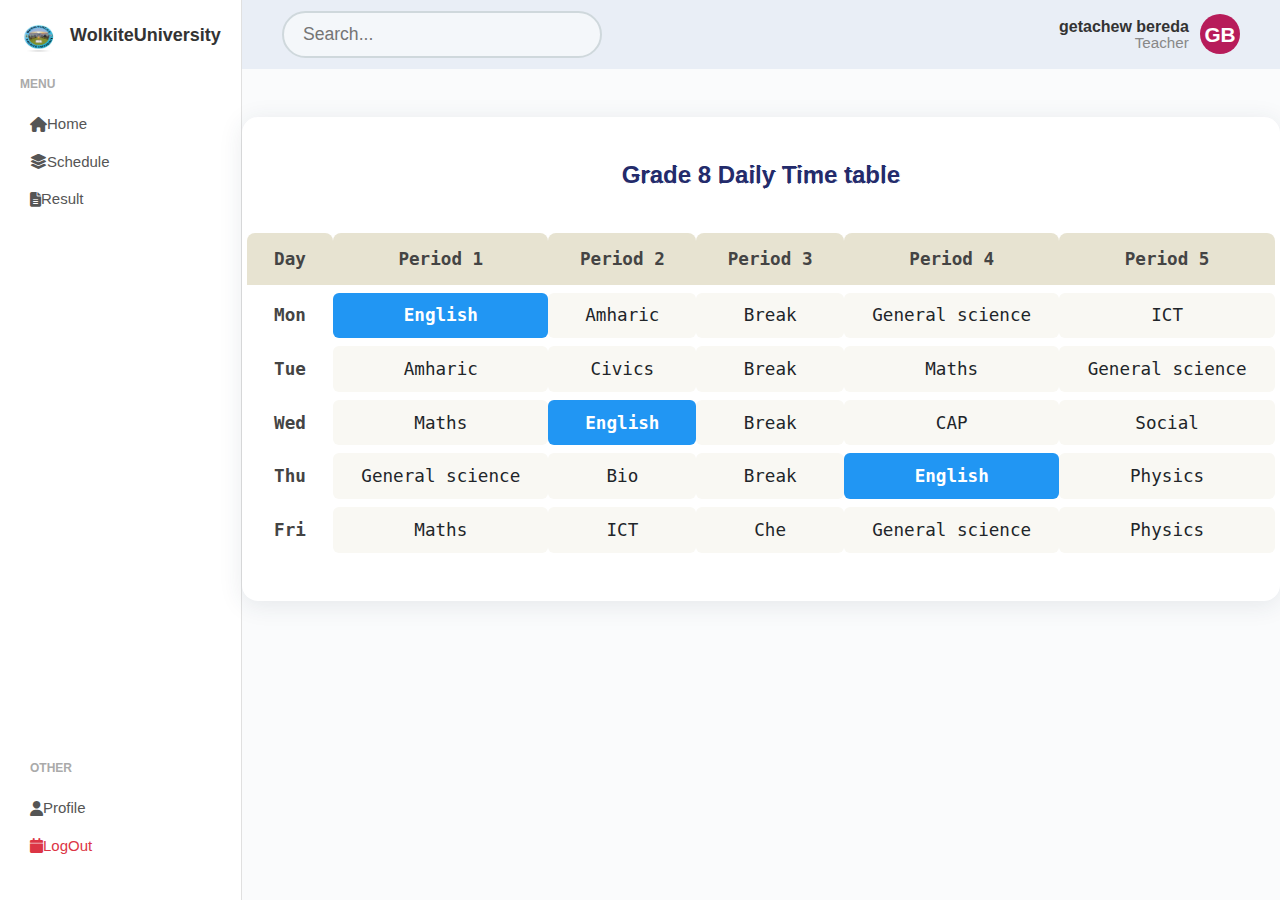
<file: frontend/pages/teacher/schedule.html>
<!DOCTYPE html>
<html lang="en">
<head>
    <meta charset="UTF-8">
    <meta name="viewport" content="width=device-width, initial-scale=1.0">
    <link href="https://cdn.jsdelivr.net/npm/bootstrap@5.3.5/dist/css/bootstrap.min.css" rel="stylesheet">
    <link rel="stylesheet" href="/frontend/components/header/header.css">
    <link rel="stylesheet" href="../../components/sidebar/admin_sidebar/admin_sidebar.css">
    <title>Teacher Schedule</title>
    <style>
        body {
            min-height: 100vh;
            background: #fafbfc;
            font-family: 'Poppins', sans-serif;
        }
        .d-flex.full-height {
            min-height: 100vh;
        }
        .sidebar {
            display: flex;
            flex-direction: column;
            justify-content: flex-start;
            height: 100vh;
        }
        .sidebar .sidebar-nav.bottom {
            margin-top: auto;
            margin-bottom: 0.5rem;
        }
        .main-content {
            flex-grow: 1;
            min-height: 100vh;
            background: transparent;
            display: flex;
            flex-direction: column;
            align-items: center;
            width: 100%;
        }
        .admin-header {
            width: 100%;
            background: #e9eef6;
            display: flex;
            align-items: center;
            justify-content: space-between;
            padding: 0.7rem 2.5rem;
            border-bottom: none;
            box-shadow: none;
            position: sticky;
            top: 0;
            z-index: 10;
        }
        .admin-header .search-box {
            flex: 1 1 0;
            display: flex;
            justify-content: flex-start;
        }
        .admin-header .search-box input {
            width: 320px;
            border-radius: 24px;
            border: 2px solid #cfd8dc;
            background: #f4f7fa;
            padding: 0.5rem 1.2rem;
            font-size: 1.1rem;
            outline: none;
        }
        .admin-header .user-info {
            display: flex;
            align-items: center;
            gap: 0.7rem;
        }
        .admin-header .user-info .text {
            text-align: right;
        }
        .admin-header .user-info .name {
            font-weight: 600;
            font-size: 1rem;
            margin-bottom: 0;
        }
        .admin-header .user-info .role {
            font-size: 0.95rem;
            color: #888;
        }
        .admin-header .user-info .avatar {
            width: 40px;
            height: 40px;
            border-radius: 50%;
            background: #b71c5a;
            color: #fff;
            display: flex;
            align-items: center;
            justify-content: center;
            font-size: 1.3rem;
            font-weight: 600;
        }
        .main-content-inner {
            width: 100%;
            max-width: 1300px;
            margin: 3rem auto 0 auto;
            display: flex;
            flex-direction: column;
            align-items: center;
        }
        .schedule-container {
            background: #fff;
            border-radius: 16px;
            box-shadow: 0 4px 24px rgba(44, 62, 80, 0.10);
            width: 100%;
            padding: 2.5rem 0 2.5rem 0;
            display: flex;
            flex-direction: column;
            align-items: center;
        }
        .schedule-title {
            text-align: center;
            font-size: 1.5rem;
            font-weight: 700;
            margin-bottom: 2rem;
            color: #232b6b;
            text-shadow: 2px 2px 0 #fff, 1px 1px 0 #232b6b;
            margin-top: 0;
        }
        .schedule-table-wrapper {
            width: 99%;
            margin: 0 auto;
        }
        .schedule-table {
            width: 100%;
            border-collapse: separate;
            border-spacing: 0 0.5rem;
        }
        .schedule-table th, .schedule-table td {
            text-align: center;
            vertical-align: middle;
            font-size: 1.1rem;
            font-family: 'Poppins', monospace;
            border: none;
        }
        .schedule-table th {
            background: #e7e3d1;
            color: #444;
            font-weight: 600;
            border-radius: 8px 8px 0 0;
            padding: 0.8rem 0.5rem;
        }
        .schedule-table td {
            background: #f9f8f3;
            border-radius: 6px;
            padding: 0.6rem 0.5rem;
            min-width: 120px;
        }
        .schedule-table .day-col {
            background: #fff;
            font-weight: 600;
            color: #444;
            border-radius: 8px 0 0 8px;
            min-width: 70px;
        }
        .schedule-table .highlight {
            background: #2196f3 !important;
            color: #fff !important;
            font-weight: 600;
        }
        @media (max-width: 900px) {
            .main-content-inner {
                max-width: 99vw;
                padding: 0 0.5rem;
            }
            .schedule-container {
                padding: 1.2rem 0 1.2rem 0;
            }
            .schedule-title {
                font-size: 1.1rem;
            }
            .schedule-table th, .schedule-table td {
                font-size: 0.95rem;
                padding: 0.4rem 0.2rem;
            }
        }
    </style>
    <link rel="stylesheet" href="https://cdnjs.cloudflare.com/ajax/libs/font-awesome/6.4.0/css/all.min.css">
</head>
<body>
    <div class="d-flex full-height">
        <!-- Sidebar with bottom section -->
        <aside class="sidebar">
            <div style="flex:1;display:flex;flex-direction:column;">
                <div class="sidebar-header">
                    <img src="/frontend/assets/images/Wolkite.jpg" alt="Logo" class="logo">
                    <h1 class="brand">WolkiteUniversity</h1>
                </div>
                <p class="menu-label">MENU</p>
                <nav class="sidebar-nav top">
                    <ul>
                        <li><a href="home.html" class="sidebar-link home"><i class="fa fa-home"></i> Home</a></li>
                        <li><a href="schedule.html" class="sidebar-link schedule active"><i class="fa fa-layer-group"></i> Schedule</a></li>
                        <li><a href="result.html" class="sidebar-link results"><i class="fa fa-file-alt"></i> Result</a></li>
                    </ul>
                </nav>
            </div>
            <nav class="sidebar-nav bottom" style="margin-top:auto;">
                <p class="menu-label">OTHER</p>
                <ul>
                    <li><a href="#"><i class="fa fa-user"></i> Profile</a></li>
                    <li><a href="#" class="text-danger"><i class="fa fa-calendar"></i> LogOut</a></li>
                </ul>
            </nav>
        </aside>
        <div class="main-content">
            <!-- Admin-style header -->
            <div class="admin-header">
                <div class="search-box">
                    <input type="text" placeholder="Search...">
                </div>
                <div class="user-info">
                    <div class="text">
                        <p class="name" id="user-name">Loading...</p>
                        <p class="role" id="user-role">Loading...</p>
                    </div>
                    <div class="avatar" id="user-avatar">--</div>
                </div>
            </div>
            <div class="main-content-inner">
                <div class="schedule-container">
                    <div class="schedule-title">Grade 8 Daily Time table</div>
                    <div class="schedule-table-wrapper">
                        <table class="schedule-table">
                            <thead>
                                <tr>
                                    <th>Day</th>
                                    <th>Period 1</th>
                                    <th>Period 2</th>
                                    <th>Period 3</th>
                                    <th>Period 4</th>
                                    <th>Period 5</th>
                                </tr>
                            </thead>
                            <tbody>
                                <tr>
                                    <td class="day-col">Mon</td>
                                    <td class="highlight">English</td>
                                    <td>Amharic</td>
                                    <td>Break</td>
                                    <td>General science</td>
                                    <td>ICT</td>
                                </tr>
                                <tr>
                                    <td class="day-col">Tue</td>
                                    <td>Amharic</td>
                                    <td>Civics</td>
                                    <td>Break</td>
                                    <td>Maths</td>
                                    <td>General science</td>
                                </tr>
                                <tr>
                                    <td class="day-col">Wed</td>
                                    <td>Maths</td>
                                    <td class="highlight">English</td>
                                    <td>Break</td>
                                    <td>CAP</td>
                                    <td>Social</td>
                                </tr>
                                <tr>
                                    <td class="day-col">Thu</td>
                                    <td>General science</td>
                                    <td>Bio</td>
                                    <td>Break</td>
                                    <td class="highlight">English</td>
                                    <td>Physics</td>
                                </tr>
                                <tr>
                                    <td class="day-col">Fri</td>
                                    <td>Maths</td>
                                    <td>ICT</td>
                                    <td>Che</td>
                                    <td>General science</td>
                                    <td>Physics</td>
                                </tr>
                            </tbody>
                        </table>
                    </div>
                </div>
            </div>
        </div>
    </div>
    <script>
        // Set header user info
        const name = "getachew bereda";
        const initials = name.split(' ').map(n => n[0]).join('').toUpperCase();
        document.getElementById("user-name").textContent = name;
        document.getElementById("user-role").textContent = "Teacher";
        document.getElementById("user-avatar").textContent = initials;
    </script>
    <script src="https://cdn.jsdelivr.net/npm/bootstrap@5.3.5/dist/js/bootstrap.bundle.min.js"></script>
</body>
</html>
</file>
<file: frontend/components/sidebar/admin_sidebar/admin_sidebar.css>
/* components/sidebar/admin_sidebar/admin_sidebar.css */
.sidebar ,.sidebar * {
    background-color: #ffffff;
    font-family: "Poppins", sans-serif;
}

.sidebar {
    width: 250px;
    border-right: 1px solid #e0e0e0;
    height: 100vh;
    padding: 20px;
    box-sizing: border-box;
    font-family: 'Segoe UI', sans-serif;
}

.sidebar-header {
    display: flex;
    align-items: center;
    margin-bottom: 15px;
}

.logo {
    width: 40px;
    height: 40px;
    margin-right: 10px;
}

.brand {
    font-size: 18px;
    font-weight: bold;
    color: #333;
}

.menu-label {
    font-size: 12px;
    font-weight: 600;
    color: #aaa;
    margin-bottom: 20px;
    text-transform: uppercase;
}

.sidebar-nav ul {
    list-style: none;
    padding: 0;
    margin: 0;
}

.sidebar-nav li {
    margin-bottom: 15px;
}

.sidebar-nav a {
    display: flex;
    align-items: center;
    color: #555;
    text-decoration: none;
    font-size: 15px;
    transition: all 0.2s ease;
}

.sidebar-nav a img {
    width: 20px;
    height: 20px;
    margin-right: 10px;
    opacity: 0.7;
}

.sidebar-nav a:hover {
    color: #000;
    font-weight: 600;
}

.sidebar-nav {
    margin-left: 10px;
}

.sidebar p:nth-of-type(2){
    margin: 20px 0 15px 0;
}
</file>
<file: frontend/components/header/header.css>
.topbar {
    background-color: #E4E6E7;
    display: flex;
    justify-content: space-between;
    align-items: center;
    margin: 10px;
}

.my-search {
    padding: 8px 16px;
    border: 0.5px solid #000;
    border-radius: 20px;
    width: 250px;
    background-color: E4E6E7;
    font-style: poppins-italic;
    outline: none;
}

.user-info {
    display: flex;
    align-items: center;
    gap: 10px;
}

.user-info .text {
    text-align: right;
    line-height: 1;
}

.user-info .name {
    font-weight: 600;
    font-size: 14px;
    margin: 0;
    color: #333;
}

.user-info .role {
    font-size: 12px;
    color: #888;
    margin: 0;
}

.avatar {
    background-color: #c8105c;
    color: white;
    font-weight: bold;
    font-size: 14px;
    width: 36px;
    height: 36px;
    border-radius: 50%;
    display: flex;
    justify-content: center;
    align-items: center;
}
</file>
<file: frontend/assets/css/main.css>
* {
    background-color: #E4E6E7;
    margin: 0;
    padding: 0;
    font-family: 'Poppins', sans-serif;
}
</file>
<file: frontend/style/admin_classes.css>
body {
    background: #f9f9ea;
}

.class-title-outlined {
    color: #6b5c2b;
    font-size: 2rem;
    letter-spacing: 1px;
    text-shadow: 1.5px 1.5px 0 #fff, 2.5px 2.5px 0 #b6a25a;
    font-family: 'Poppins', sans-serif;
}

.class-table {
    background: transparent;
    border-collapse: separate;
    border-spacing: 0 16px;
}

.class-table th {
    background: transparent;
    color: #4b8c1c;
    font-weight: 600;
    font-size: 1.1rem;
    text-align: left;
    border: none;
    padding: 0.7rem 1.2rem;
}

.class-row {
    background: #fff;
    border-radius: 12px;
    box-shadow: 0 2px 8px rgba(0,0,0,0.06);
    font-size: 1.08rem;
    font-family: 'Poppins', sans-serif;
    vertical-align: middle;
    border: none;
    transition: box-shadow 0.2s;
}
.class-row:nth-of-type(even) {
    background: #ede3c2;
}
.class-row td {
    border: none;
    padding: 0.7rem 1.2rem;
    vertical-align: middle;
}

@media (max-width: 900px) {
    .class-table th, .class-row td {
        padding: 0.5rem 0.5rem;
        font-size: 1rem;
    }
}
</file>
<file: frontend/style/admin_events.css>
body {
    background: #f9f9ea;
}

.event-title-outlined {
    color: #6b5c2b;
    font-size: 2rem;
    letter-spacing: 1px;
    text-shadow: 1.5px 1.5px 0 #fff, 2.5px 2.5px 0 #b6a25a;
    font-family: 'Poppins', sans-serif;
}

.calendar-container {
    background: #fff;
    border-radius: 12px;
    box-shadow: none;
    padding: 1.2rem 1.2rem 1.2rem 1.2rem;
    border: 1.5px solid #e0e0c0;
    min-width: 220px;
    max-width: 270px;
    margin: 0 auto;
    display: flex;
    flex-direction: column;
    align-items: center;
}

.real-calendar {
    border-radius: 8px;
    border: 1.2px solid #e0e0c0;
    font-size: 1.1rem;
    padding: 0.4rem 0.7rem;
    background: #fff;
    width: 100%;
    box-shadow: none;
    text-align: center;
}

.real-calendar:focus {
    border-color: #b6a25a;
    box-shadow: 0 0 0 2px #f8f5dd;
}

.event-input-container {
    background: transparent;
    border-radius: 0;
    box-shadow: none;
    padding: 0 0 0 0;
    margin-bottom: 1.2rem;
}

.event-textarea {
    border: 1px solid #e0e0e0;
    border-radius: 8px;
    padding: 1rem;
    font-size: 1rem;
    resize: none;
    background: #fcfcf7;
}

.event-textarea:focus {
    border-color: #1976d2;
    box-shadow: 0 0 0 2px rgba(25,118,210,0.1);
}

.save-event-btn {
    background: #3576e6;
    border: none;
    padding: 0.5rem 1.3rem;
    font-weight: 500;
    border-radius: 6px;
    font-size: 1rem;
}

.save-event-btn:hover {
    background: #2256b6;
}

.scheduled-events {
    background: transparent;
    border-radius: 0;
    box-shadow: none;
    padding: 0 0 0 0;
}

.scheduled-events h5 {
    color: #2d4c1e;
    font-weight: 600;
    font-size: 1.1rem;
}

.event-list {
    list-style-type: disc;
    padding-left: 1.2rem;
    margin-bottom: 0;
    background: transparent;
}

.event-item {
    color: #222;
    font-size: 1rem;
    margin-bottom: 0.5rem;
    line-height: 1.7;
    background: transparent;
}

.event-date {
    color: #3a8c2c;
    font-weight: 600;
    font-size: 1.05rem;
    margin-right: 0.2rem;
}

.event-name {
    color: #222;
    font-weight: 400;
}

.delete-event {
    color: #d32f2f;
    text-decoration: none;
    font-size: 1rem;
    margin-left: 0.5rem;
}

.delete-event:hover {
    color: #b71c1c;
    text-decoration: underline;
}

@media (max-width: 900px) {
    .calendar-container {
        min-width: 160px;
        max-width: 100%;
    }
    .event-input-container, .scheduled-events {
        padding: 0;
    }
}
</file>
<file: frontend/style/admin_schedule.css>
/* Schedule card styling */
.schedule-card {
  background: #f8f5dd;
  border-radius: 14px;
  box-shadow: 0 4px 16px rgba(0,0,0,0.07);
  padding: 1.2rem 1.5rem 1.2rem 1.5rem;
  margin-bottom: 2rem;
  position: relative;
}
.schedule-card-header {
  margin-bottom: 0.7rem;
  color: #7a6c3a;
}
.edit-icon {
  color: #b6a25a;
  font-size: 1.2rem;
  cursor: pointer;
  transition: color 0.2s;
}
.edit-icon:hover {
  color: #8d7c3a;
}

/* Table styling */
.schedule-table {
  background: transparent;
  border-radius: 10px;
  overflow: hidden;
}
.schedule-table th {
  background: #ede7c2;
  color: #7a6c3a;
  font-weight: 600;
  border: none;
  text-align: center;
  font-size: 1rem;
}
.schedule-table td {
  background: transparent;
  border: none;
  vertical-align: middle;
  text-align: center;
  padding: 0.4rem 0.3rem;
}
.schedule-table tr {
  border: none;
}

/* Dropdown styling */
.schedule-table .form-select {
  border-radius: 7px;
  border: 1.2px solid #e0e0c0;
  font-size: 1rem;
  padding: 0.3rem 0.7rem;
  background: #fff;
  min-width: 110px;
  box-shadow: none;
  margin: 0 auto;
}
.schedule-table .form-select:focus {
  border-color: #b6a25a;
  box-shadow: 0 0 0 2px #f8f5dd;
}

/* Responsive tweaks */
@media (max-width: 900px) {
  .schedule-card {
    padding: 1rem 0.5rem;
  }
  .schedule-table .form-select {
    min-width: 80px;
    font-size: 0.95rem;
  }
}
</file>
